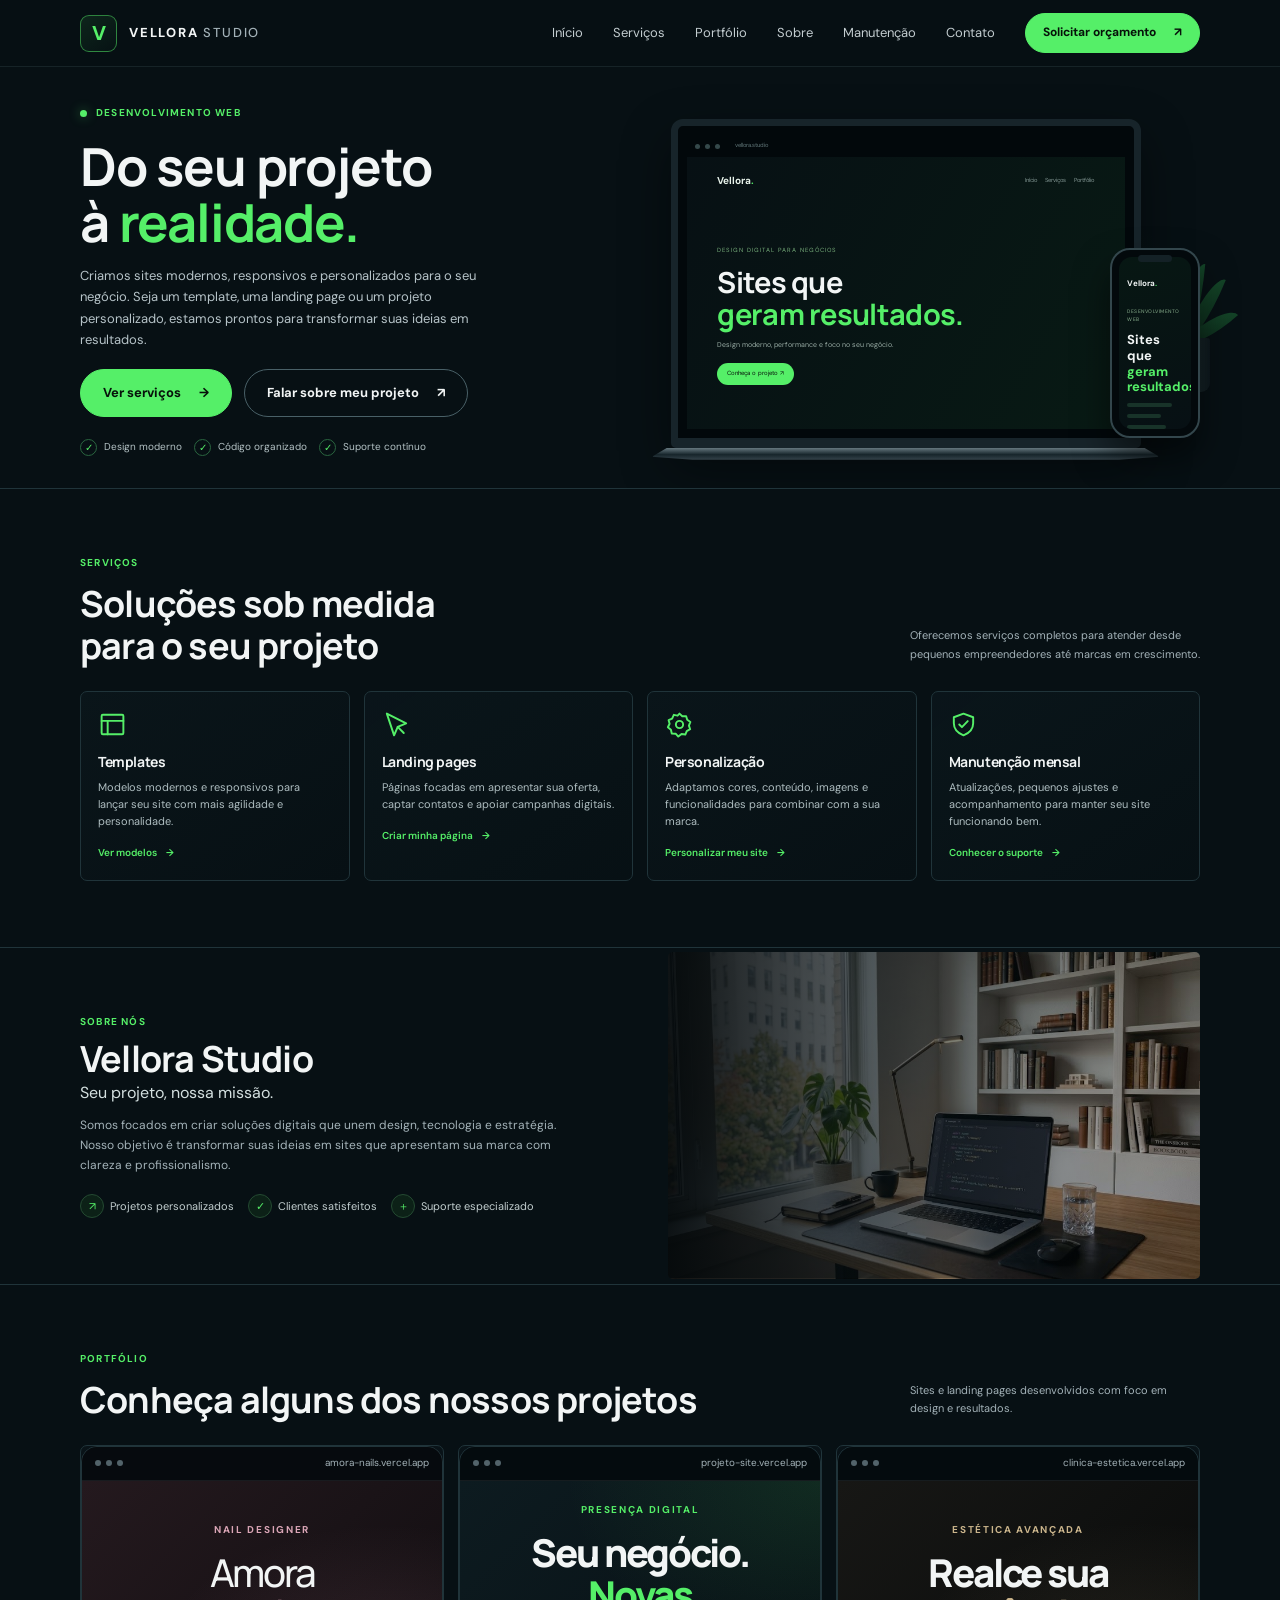
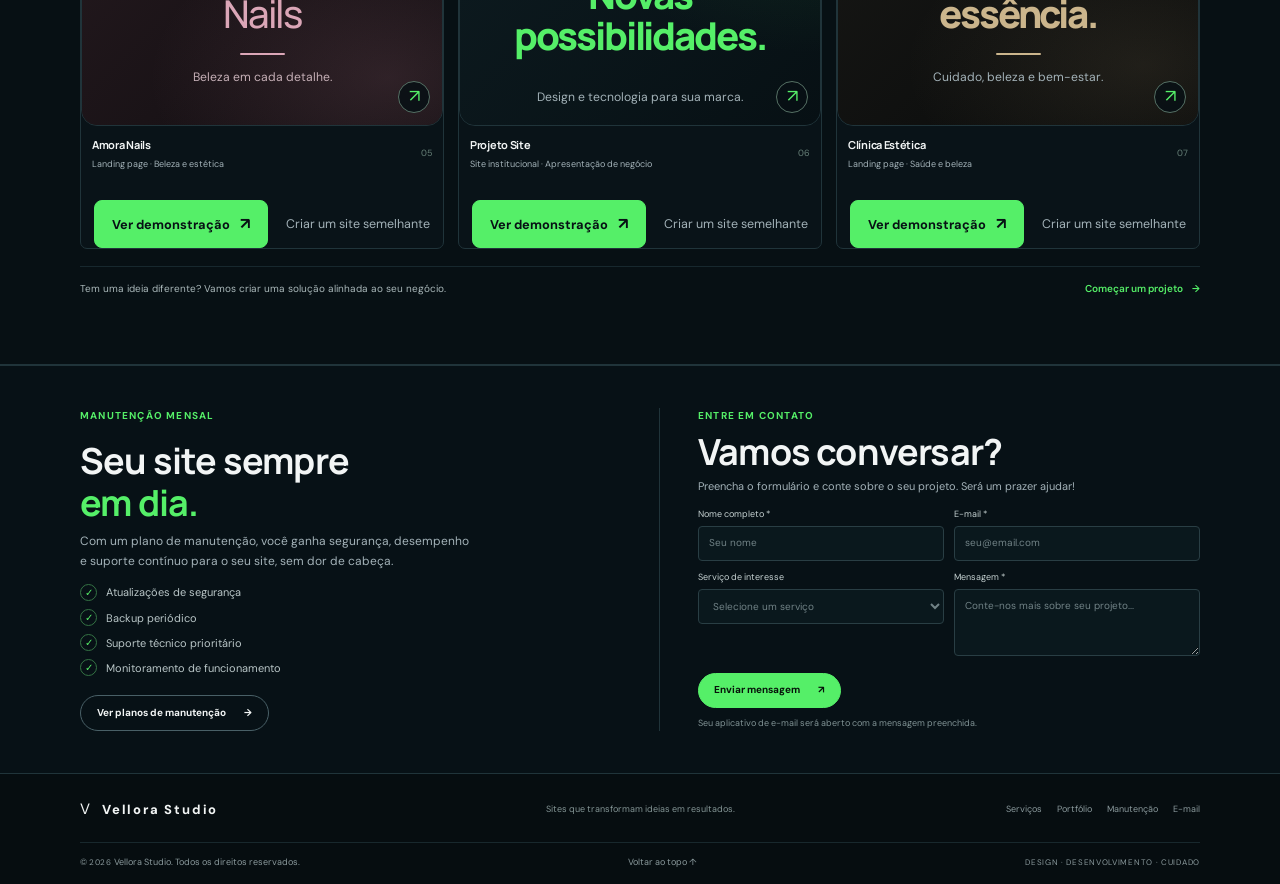
<file: index.html>
<!doctype html>
<html lang="pt-BR">
  <head>
    <meta charset="utf-8" />
    <meta name="viewport" content="width=device-width, initial-scale=1" />
    <meta name="theme-color" content="#071014" />
    <meta
      name="description"
      content="Templates profissionais, landing pages, personalização de sites e manutenção mensal para pequenos negócios. Conheça a Vellora Studio."
    />
    <meta
      property="og:title"
      content="Vellora Studio — Sites que geram resultados"
    />
    <meta
      property="og:description"
      content="Templates, landing pages e suporte contínuo para sua presença digital."
    />
    <meta property="og:type" content="website" />
    <title>Vellora Studio — Sites, templates e manutenção</title>
    <link rel="preconnect" href="https://fonts.googleapis.com" />
    <link rel="preconnect" href="https://fonts.gstatic.com" crossorigin />
    <link
      href="https://fonts.googleapis.com/css2?family=DM+Sans:wght@400;500;600;700&family=Manrope:wght@400;500;600;700;800&display=swap"
      rel="stylesheet"
    />
    <link rel="stylesheet" href="style.css" />
    <script src="script.js" defer></script>
  </head>
  <body>
    <a class="skip-link" href="#conteudo">Pular para o conteúdo</a>
    <header class="site-header" id="topo">
      <div class="container nav-wrap">
        <a
          href="index.html"
          class="brand"
          aria-label="Vellora Studio - Página inicial"
        >
          <span class="brand-symbol">V</span>
          <span class="brand-name">VELLORA<span> STUDIO</span></span>
        </a>
        <button
          class="menu-toggle"
          id="menu-toggle"
          type="button"
          aria-expanded="false"
          aria-controls="site-nav"
          aria-label="Abrir menu">
          <span></span><span></span>
        </button>
        <nav class="site-nav" id="site-nav" aria-label="Navegação principal">
          <a href="#topo">Início</a><a href="#solucoes">Serviços</a
          ><a href="#portfolio">Portfólio</a><a href="#sobre">Sobre</a
          ><a href="#manutencao">Manutenção</a><a href="#contato">Contato</a>
          <a class="button button-small" href="#contato"
            >Solicitar orçamento <span aria-hidden="true">↗</span></a
          >
        </nav>
      </div>
    </header>

    <main id="conteudo">
      <section class="hero section-pad">
        <div class="container hero-grid">
          <div class="hero-copy">
            <p class="eyebrow">
              <span class="eyebrow-dot"></span> DESENVOLVIMENTO WEB
            </p>
            <h1>Do seu projeto<br />à <span>realidade.</span></h1>
            <p class="hero-text">
              Criamos sites modernos, responsivos e personalizados para o seu
              negócio. Seja um template, uma landing page ou um projeto
              personalizado, estamos prontos para transformar suas ideias em
              resultados.
            </p>
            <div class="hero-actions">
              <a class="button" href="precos.html"
                >Ver serviços <span aria-hidden="true">→</span></a
              ><a class="button button-outline" href="#contato"
                >Falar sobre meu projeto
                <span class="whatsapp-mark" aria-hidden="true">↗</span></a
              >
            </div>
            <div class="hero-points">
              <span><i aria-hidden="true">✓</i> Design moderno</span
              ><span><i aria-hidden="true">✓</i> Código organizado</span
              ><span><i aria-hidden="true">✓</i> Suporte contínuo</span>
            </div>
          </div>
          <div
            class="hero-visual"
            aria-label="Prévia ilustrativa de um site em computador e celular"
          >
            <div class="ambient-glow"></div>
            <div class="plant" aria-hidden="true">
              <i></i><i></i><i></i><i></i><i></i><b></b>
            </div>
            <div class="laptop">
              <div class="laptop-screen">
                <div class="preview-browser">
                  <span></span><span></span><span></span
                  ><small>vellora.studio</small>
                </div>
                <div class="preview-page">
                  <div class="preview-nav">
                    <b>Vellora<span>.</span></b
                    ><small>Início　 Serviços　 Portfólio</small>
                  </div>
                  <div class="preview-copy">
                    <small>DESIGN DIGITAL PARA NEGÓCIOS</small
                    ><strong>Sites que<br /><em>geram resultados.</em></strong>
                    <p>Design moderno, performance e foco no seu negócio.</p>
                    <span class="preview-cta">Conheça o projeto ↗</span>
                  </div>
                  <div class="preview-blocks"><i></i><i></i><i></i></div>
                </div>
              </div>
              <div class="laptop-base"></div>
            </div>
            <div class="phone">
              <div class="phone-camera"></div>
              <div class="phone-content">
                <b>Vellora<span>.</span></b
                ><small>DESENVOLVIMENTO WEB</small
                ><strong>Sites que<br /><em>geram resultados.</em></strong
                ><i></i><i></i><i></i>
                <div class="phone-button"></div>
              </div>
            </div>
          </div>
        </div>
      </section>

      <section class="solutions section-pad" id="solucoes">
        <div class="container">
          <div class="section-heading">
            <div>
              <p class="eyebrow">SERVIÇOS</p>
              <h2>Soluções sob medida<br />para o seu projeto</h2>
            </div>
            <p class="heading-aside">
              Oferecemos serviços completos para atender desde pequenos
              empreendedores até marcas em crescimento.
            </p>
          </div>
          <div class="solution-grid">
            <article class="solution-card">
              <div class="solution-icon" aria-hidden="true">
                <svg viewBox="0 0 24 24">
                  <rect x="3" y="4" width="18" height="16" rx="1" />
                  <path d="M3 9h18M8 9v11" />
                </svg>
              </div>
              <h3>Templates</h3>
              <p>
                Modelos modernos e responsivos para lançar seu site com mais
                agilidade e personalidade.
              </p>
              <a href="#portfolio" class="inline-link"
                >Ver modelos <span>→</span></a
              >
            </article>
            <article class="solution-card">
              <div class="solution-icon" aria-hidden="true">
                <svg viewBox="0 0 24 24">
                  <path d="M4 3l6 18 3-7 7-3L4 3z" />
                  <path d="M13 14l5 5" />
                </svg>
              </div>
              <h3>Landing pages</h3>
              <p>
                Páginas focadas em apresentar sua oferta, captar contatos e
                apoiar campanhas digitais.
              </p>
              <a href="#contato" class="inline-link"
                >Criar minha página <span>→</span></a
              >
            </article>
            <article class="solution-card">
              <div class="solution-icon" aria-hidden="true">
                <svg viewBox="0 0 24 24">
                  <path
                    d="M12 3l2.3 2.2 3.2-.1.9 3 2.6 1.8-1.2 3 1 3-2.8 1.5-1.2 2.9-3.1-.5L11 22l-2.2-2.4-3.2-.2-.7-3.1-2.5-2 1.4-2.9-.8-3 2.9-1.3L7.3 4l3.1.7z"
                  />
                  <circle cx="12" cy="12" r="3" />
                </svg>
              </div>
              <h3>Personalização</h3>
              <p>
                Adaptamos cores, conteúdo, imagens e funcionalidades para
                combinar com a sua marca.
              </p>
              <a href="#contato" class="inline-link"
                >Personalizar meu site <span>→</span></a
              >
            </article>
            <article class="solution-card">
              <div class="solution-icon" aria-hidden="true">
                <svg viewBox="0 0 24 24">
                  <path
                    d="M12 3l8 3v5c0 5-3.4 8.2-8 10-4.6-1.8-8-5-8-10V6l8-3z"
                  />
                  <path d="M8.5 12l2.2 2.2 4.8-5" />
                </svg>
              </div>
              <h3>Manutenção mensal</h3>
              <p>
                Atualizações, pequenos ajustes e acompanhamento para manter seu
                site funcionando bem.
              </p>
              <a href="#manutencao" class="inline-link"
                >Conhecer o suporte <span>→</span></a
              >
            </article>
          </div>
        </div>
      </section>

      <section class="about section-pad" id="sobre">
        <div class="container about-grid">
          <div class="about-copy">
            <p class="eyebrow">SOBRE NÓS</p>
            <h2>Vellora Studio</h2>
            <p class="about-lead">Seu projeto, nossa missão.</p>
            <p>
              Somos focados em criar soluções digitais que unem design,
              tecnologia e estratégia. Nosso objetivo é transformar suas ideias
              em sites que apresentam sua marca com clareza e profissionalismo.
            </p>
            <div class="about-highlights">
              <span><i aria-hidden="true">↗</i> Projetos personalizados</span>
              <span><i aria-hidden="true">✓</i> Clientes satisfeitos</span>
              <span><i aria-hidden="true">＋</i> Suporte especializado</span>
            </div>
          </div>
          <div
            class="about-visual"
            aria-label="Ambiente de trabalho com notebook, planta e caneca"
          ></div>
        </div>
      </section>

      <section class="portfolio section-pad" id="portfolio">
        <div class="container">
          <div class="section-heading">
            <div>
              <p class="eyebrow">PORTFÓLIO</p>
              <h2>Conheça alguns dos nossos projetos</h2>
            </div>
            <p class="heading-aside">
              Sites e landing pages desenvolvidos com foco em design e
              resultados.
            </p>
          </div>
          <div class="project-grid">
            <!-- Projeto 05 — Amora Nails -->
            <article class="project-card project-card-demo">
              <a
                href="https://amora-nails-project.vercel.app/"
                class="project-image demo-preview demo-amora"
                target="_blank"
                rel="noopener noreferrer"
                aria-label="Abrir demonstração do site Amora Nails"
              >
                <div class="demo-browser">
                  <span></span><span></span><span></span>
                  <small>amora-nails.vercel.app</small>
                </div>
                <div class="demo-content">
                  <span class="demo-label">NAIL DESIGNER</span>
                  <strong>Amora<br /><em>Nails</em></strong>
                  <span class="demo-line"></span>
                  <span class="demo-caption">Beleza em cada detalhe.</span>
                </div>
                <span class="project-open" aria-hidden="true">↗</span>
              </a>

              <div class="project-meta">
                <div>
                  <h3>Amora Nails</h3>
                  <p>Landing page · Beleza e estética</p>
                </div>
                <span class="project-type">05</span>
              </div>

              <div class="project-actions">
                <a
                  class="demo-button"
                  href="https://amora-nails-project.vercel.app/"
                  target="_blank"
                  rel="noopener noreferrer"
                  >Ver demonstração <span>↗</span></a
                >
                <a
                  class="demo-contact"
                  href="#contato"
                  onclick="
                    document.getElementById('service').value =
                      'Criar uma landing page'
                  "
                >
                  Criar um site semelhante
                </a>
              </div>
            </article>

            <!-- Projeto 06 — Projeto Site -->
            <article class="project-card project-card-demo">
              <a
                href="https://projeto-site-theta-fawn.vercel.app/"
                class="project-image demo-preview demo-institucional"
                target="_blank"
                rel="noopener noreferrer"
                aria-label="Abrir demonstração do projeto institucional"
              >
                <div class="demo-browser">
                  <span></span><span></span><span></span>
                  <small>projeto-site.vercel.app</small>
                </div>
                <div class="demo-content">
                  <span class="demo-label">PRESENÇA DIGITAL</span>
                  <strong
                    >Seu negócio.<br /><em>Novas possibilidades.</em></strong
                  >
                  <span class="demo-line"></span>
                  <span class="demo-caption"
                    >Design e tecnologia para sua marca.</span
                  >
                </div>
                <span class="project-open" aria-hidden="true">↗</span>
              </a>

              <div class="project-meta">
                <div>
                  <h3>Projeto Site</h3>
                  <p>Site institucional · Apresentação de negócio</p>
                </div>
                <span class="project-type">06</span>
              </div>

              <div class="project-actions">
                <a
                  class="demo-button"
                  href="https://projeto-site-theta-fawn.vercel.app/"
                  target="_blank"
                  rel="noopener noreferrer"
                  >Ver demonstração <span>↗</span></a
                >
                <a
                  class="demo-contact"
                  href="#contato"
                  onclick="
                    document.getElementById('service').value =
                      'Personalizar um site existente'
                  "
                >
                  Criar um site semelhante
                </a>
              </div>
            </article>

            <!-- Projeto 07 — Clínica Estética -->
            <article class="project-card project-card-demo">
              <a
                href="https://clinica-estetica-black.vercel.app/"
                class="project-image demo-preview demo-clinica"
                target="_blank"
                rel="noopener noreferrer"
                aria-label="Abrir demonstração do site Clínica Estética"
              >
                <div class="demo-browser">
                  <span></span><span></span><span></span>
                  <small>clinica-estetica.vercel.app</small>
                </div>
                <div class="demo-content">
                  <span class="demo-label">ESTÉTICA AVANÇADA</span>
                  <strong>Realce sua<br /><em>essência.</em></strong>
                  <span class="demo-line"></span>
                  <span class="demo-caption">Cuidado, beleza e bem-estar.</span>
                </div>
                <span class="project-open" aria-hidden="true">↗</span>
              </a>

              <div class="project-meta">
                <div>
                  <h3>Clínica Estética</h3>
                  <p>Landing page · Saúde e beleza</p>
                </div>
                <span class="project-type">07</span>
              </div>

              <div class="project-actions">
                <a
                  class="demo-button"
                  href="https://clinica-estetica-black.vercel.app/"
                  target="_blank"
                  rel="noopener noreferrer"
                  >Ver demonstração <span>↗</span></a
                >
                <a
                  class="demo-contact"
                  href="#contato"
                  onclick="
                    document.getElementById('service').value =
                      'Criar uma landing page'
                  "
                >
                  Criar um site semelhante
                </a>
              </div>
            </article>
          </div>
          <div class="portfolio-bottom">
            <p>
              Tem uma ideia diferente? Vamos criar uma solução alinhada ao seu
              negócio.
            </p>
            <a class="text-link" href="#contato"
              >Começar um projeto <span>→</span></a
            >
          </div>
        </div>
      </section>

      <section class="bottom-section section-pad" id="manutencao">
        <div class="container bottom-grid">
          <div class="maintenance-copy">
            <p class="eyebrow">MANUTENÇÃO MENSAL</p>
            <h2>Seu site sempre<br /><span>em dia.</span></h2>
            <p>
              Com um plano de manutenção, você ganha segurança, desempenho e
              suporte contínuo para o seu site, sem dor de cabeça.
            </p>
            <ul class="maintenance-checks">
              <li><span>✓</span> Atualizações de segurança</li>
              <li><span>✓</span> Backup periódico</li>
              <li><span>✓</span> Suporte técnico prioritário</li>
              <li><span>✓</span> Monitoramento de funcionamento</li>
            </ul>
            <a class="button button-outline" href="#contato"
              >Ver planos de manutenção <span>→</span></a
            >
          </div>
          <div class="contact-panel" id="contato">
            <p class="eyebrow">ENTRE EM CONTATO</p>
            <h2>Vamos conversar?</h2>
            <p class="contact-intro">
              Preencha o formulário e conte sobre o seu projeto. Será um prazer
              ajudar!
            </p>
            <form class="contact-form" id="contact-form">
              <div class="form-row">
                <div>
                  <label for="name">Nome completo *</label
                  ><input
                    id="name"
                    name="name"
                    type="text"
                    autocomplete="name"
                    placeholder="Seu nome"
                    required
                  />
                </div>
                <div>
                  <label for="email">E-mail *</label
                  ><input
                    id="email"
                    name="email"
                    type="email"
                    autocomplete="email"
                    placeholder="seu@email.com"
                    required
                  />
                </div>
              </div>
              <div class="form-row">
                <div>
                  <label for="service">Serviço de interesse</label
                  ><select id="service" name="service" required>
                    <option value="" disabled selected>
                      Selecione um serviço
                    </option>
                    <option>Comprar um template</option>
                    <option>Criar uma landing page</option>
                    <option>Personalizar um site existente</option>
                    <option>Contratar manutenção mensal</option>
                    <option>Outro projeto</option>
                  </select>
                </div>
                <div>
                  <label for="message">Mensagem *</label
                  ><textarea
                    id="message"
                    name="message"
                    rows="3"
                    placeholder="Conte-nos mais sobre seu projeto..."
                    required
                  ></textarea>
                </div>
              </div>
              <button class="button form-submit" type="submit">
                Enviar mensagem <span>↗</span>
              </button>
              <p class="form-note" id="form-note" role="status">
                Seu aplicativo de e-mail será aberto com a mensagem preenchida.
              </p>
            </form>
          </div>
        </div>
      </section>
    </main>

    <footer class="site-footer">
      <div class="container footer-main">
        <a
          class="brand"
          href="#topo"
          aria-label="Vellora Studio, voltar ao início"
          ><span class="brand-mark" aria-hidden="true">V</span
          ><span class="brand-name">Vellora <b>Studio</b></span></a
        >
        <p>Sites que transformam ideias em resultados.</p>
        <div class="footer-links">
          <a href="#solucoes">Serviços</a><a href="#portfolio">Portfólio</a
          ><a href="#manutencao">Manutenção</a
          ><a href="mailto:victormendes.work@gmail.com">E-mail</a>
        </div>
      </div>
      <div class="container footer-bottom">
        <span
          >© <span id="year"></span> Vellora Studio. Todos os direitos
          reservados.</span
        ><a href="#topo">Voltar ao topo ↑</a
        ><span>DESIGN · DESENVOLVIMENTO · CUIDADO</span>
      </div>
    </footer>
  </body>
</html>
</file>
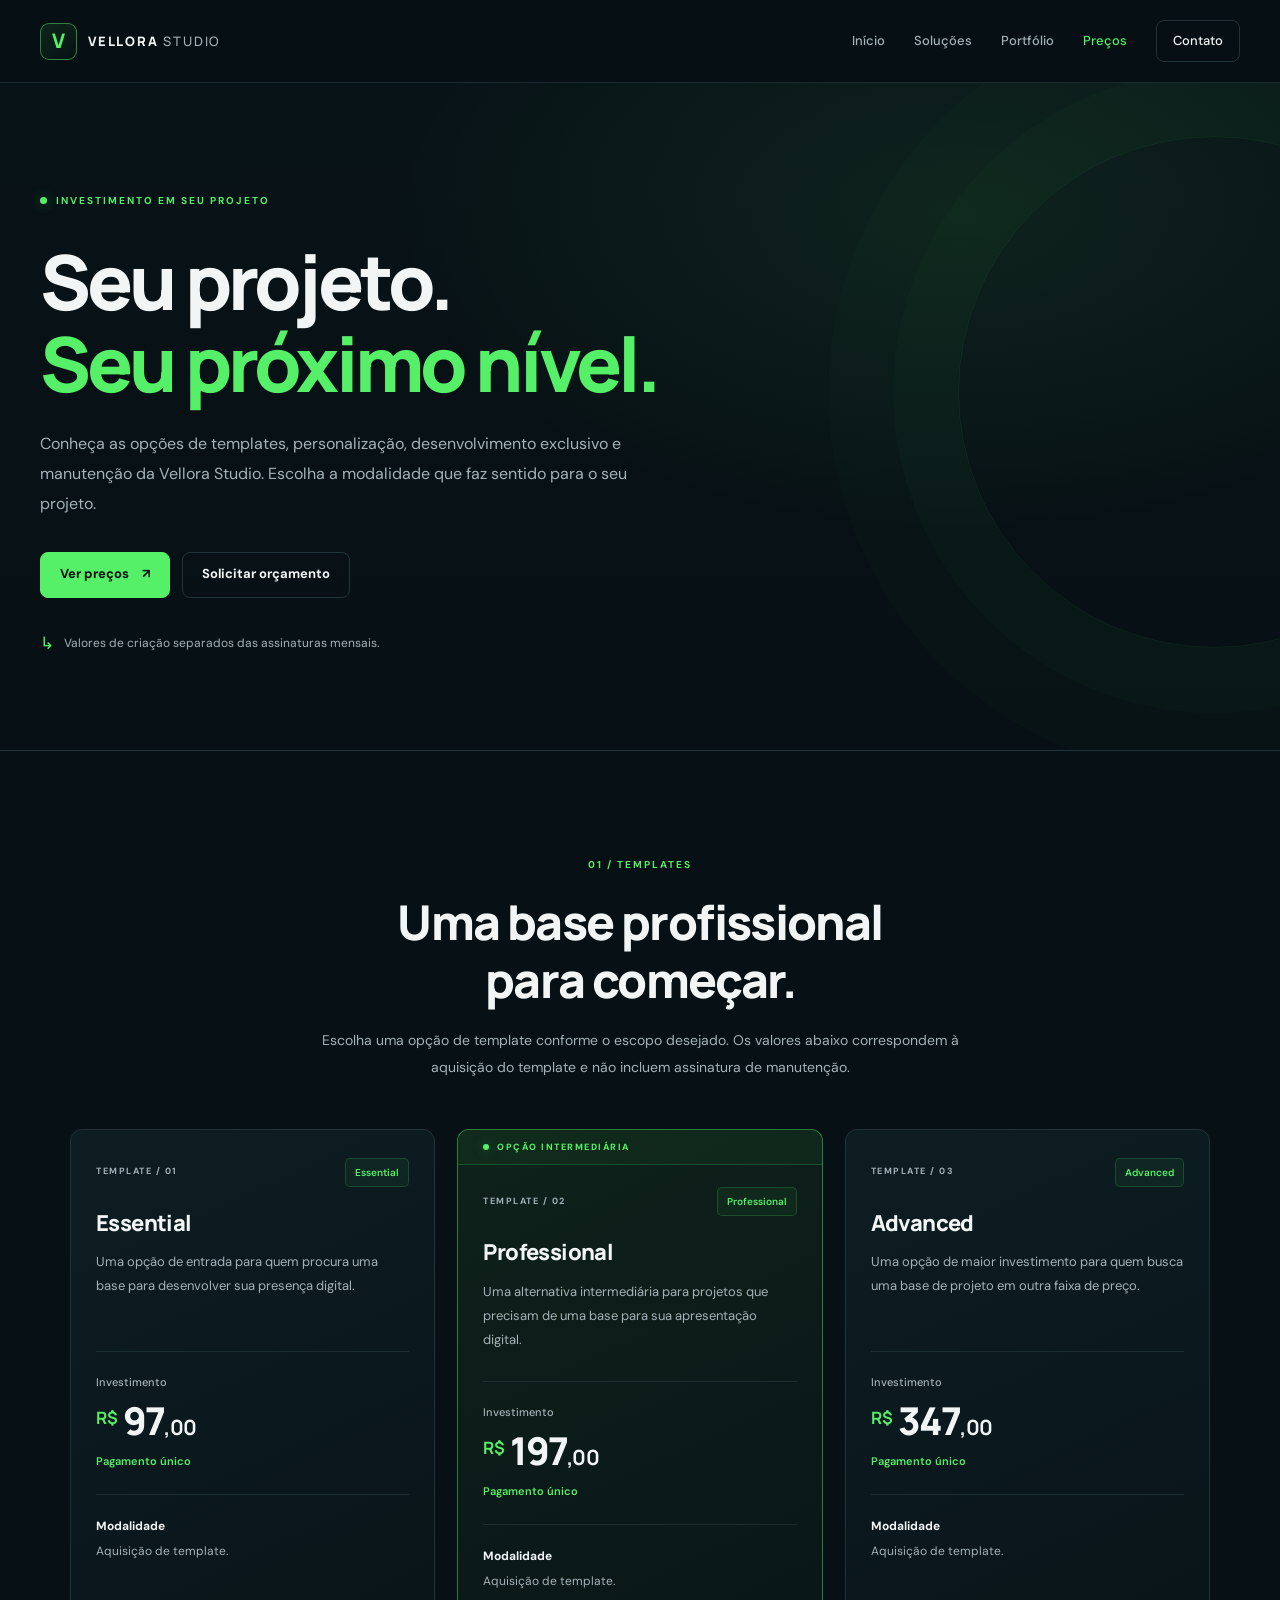
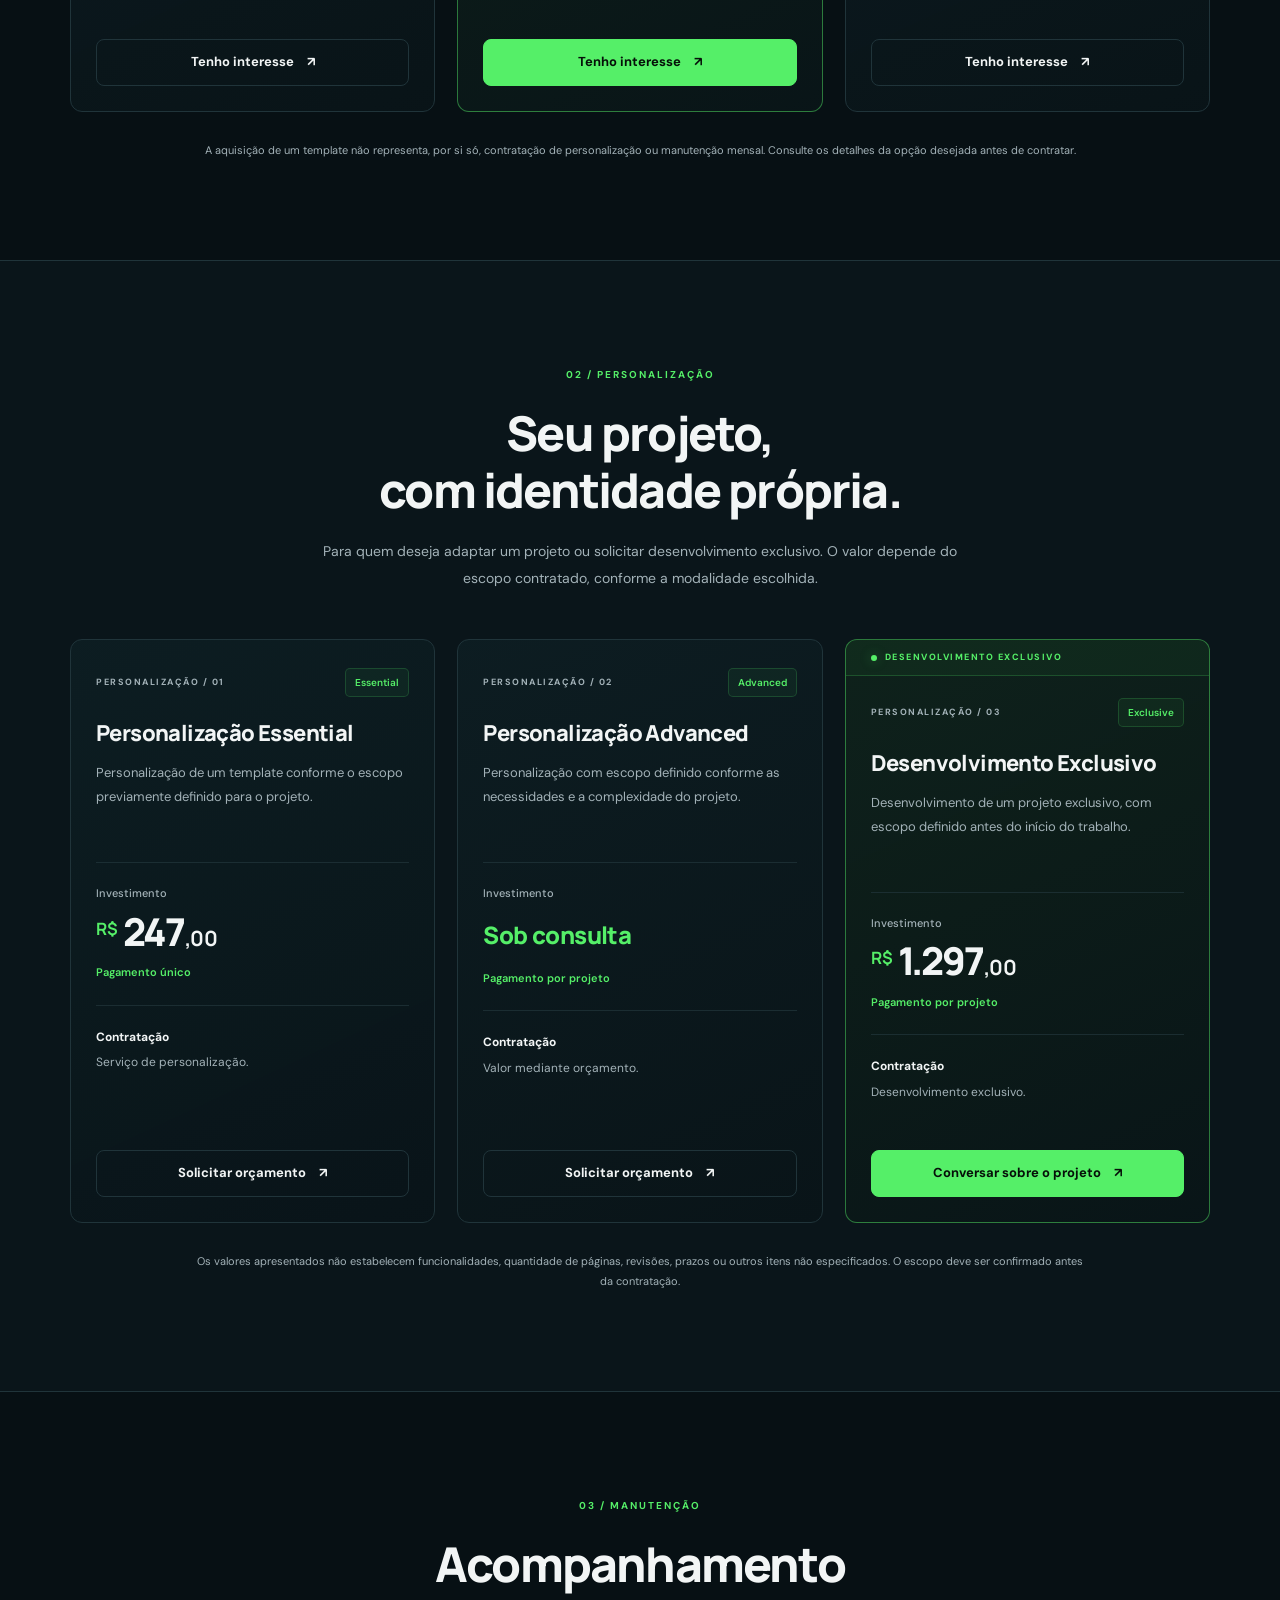
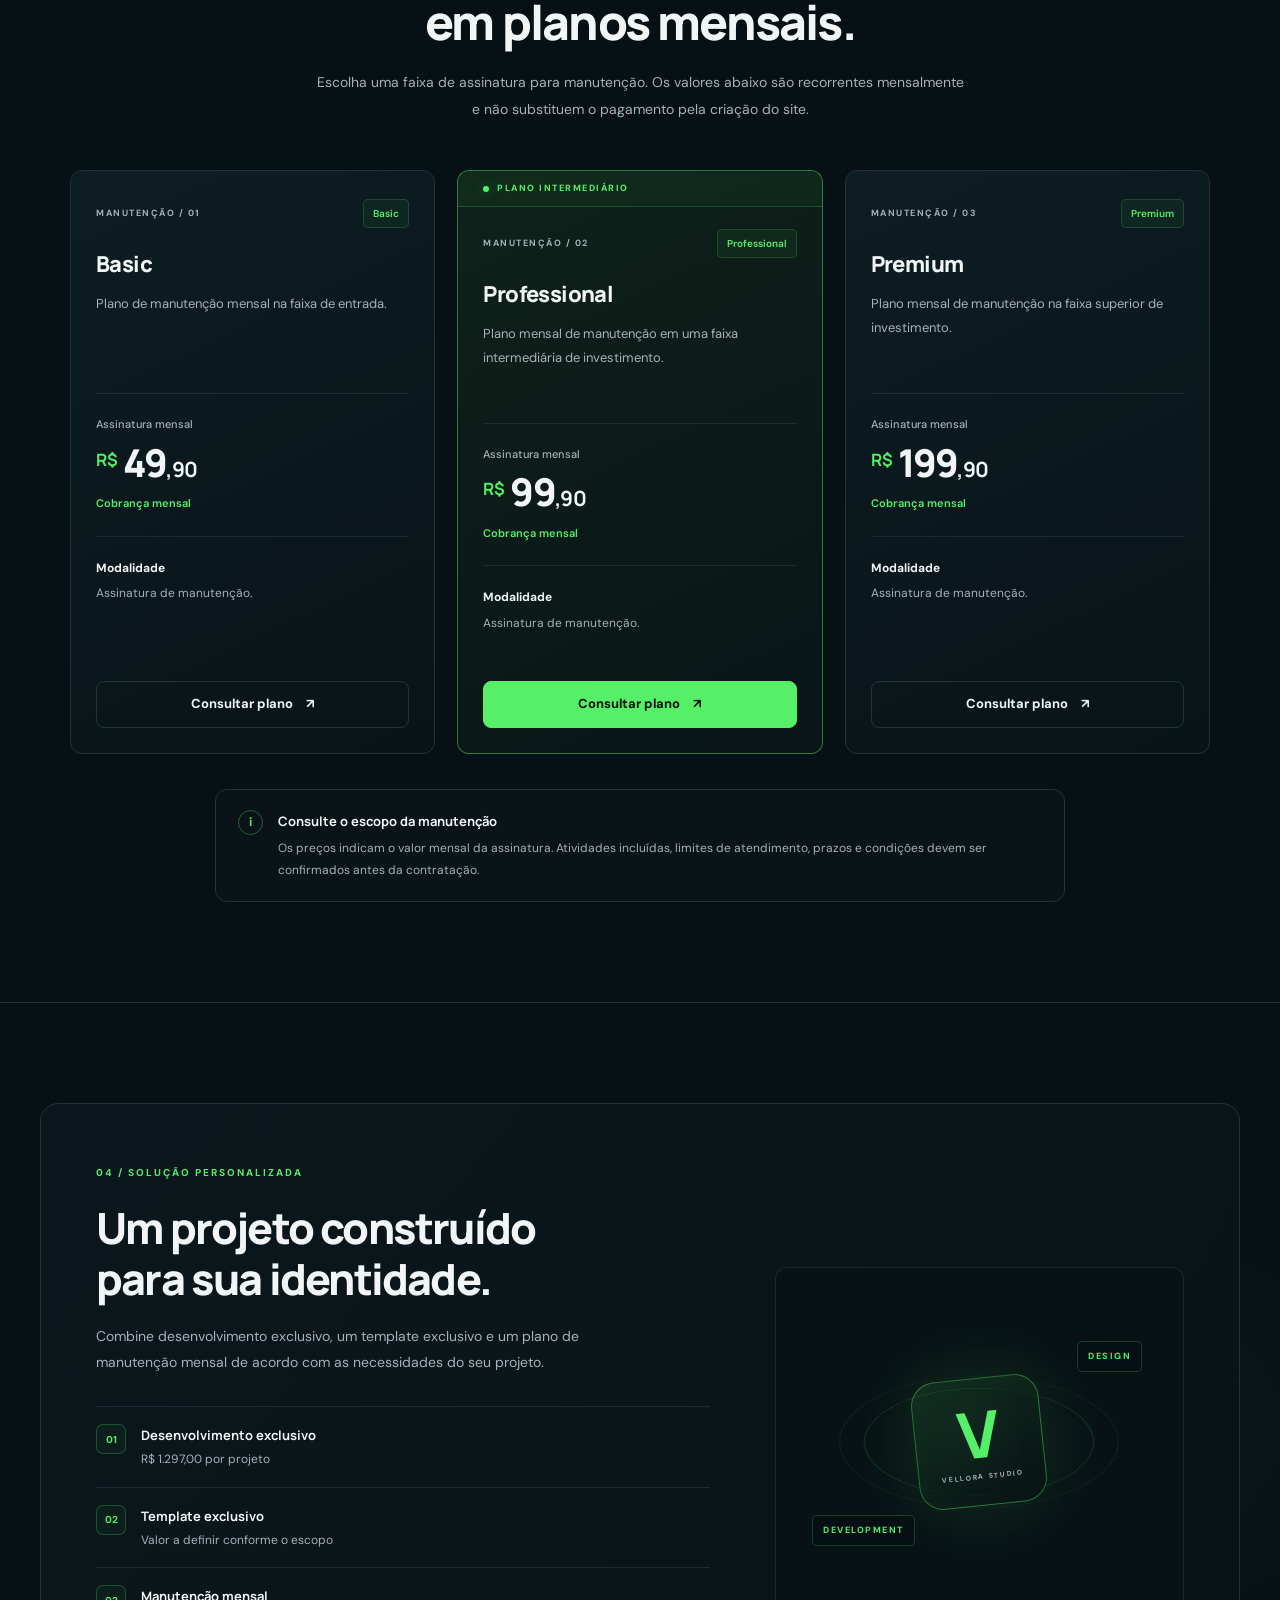
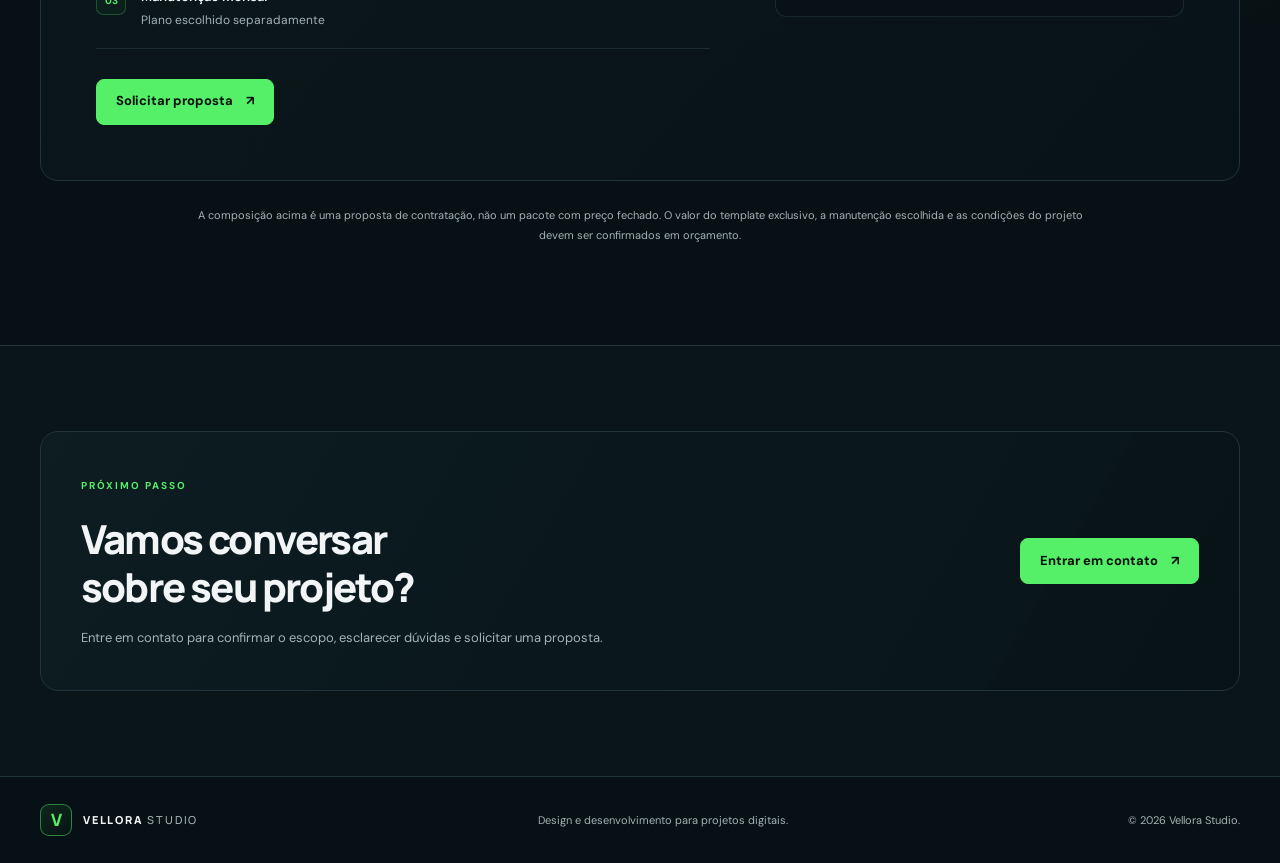
<file: precos.html>
<!DOCTYPE html>
<html lang="pt-BR">
<head>
    <meta charset="UTF-8">
    <meta name="viewport" content="width=device-width, initial-scale=1.0">

    <meta
        name="description"
        content="Conheça os valores dos templates, da personalização de sites, do desenvolvimento exclusivo e dos planos de manutenção da Vellora Studio."
    >

    <meta name="theme-color" content="#071014">

    <title>Preços e Planos | Vellora Studio</title>

    <link rel="preconnect" href="https://fonts.googleapis.com">
    <link rel="preconnect" href="https://fonts.gstatic.com" crossorigin>

    <link
        href="https://fonts.googleapis.com/css2?family=DM+Sans:wght@400;500;600;700&family=Manrope:wght@400;500;600;700;800&display=swap"
        rel="stylesheet"
    >

    <link rel="stylesheet" href="precos.css">
</head>

<body>

    <!-- CABEÇALHO -->
    <header class="site-header">
        <div class="container header-content">

            <a href="index.html" class="brand" aria-label="Vellora Studio - Página inicial">
                <span class="brand-symbol">V</span>
                <span class="brand-name">VELLORA<span> STUDIO</span></span>
            </a>

            <nav class="main-nav" aria-label="Navegação principal">
                <a href="index.html">Início</a>
                <a href="index.html#solutions">Soluções</a>
                <a href="index.html#portfolio">Portfólio</a>
                <a href="#templates" class="active">Preços</a>
                <a href="index.html#contact" class="nav-contact">Contato</a>
            </nav>

        </div>
    </header>

    <main>

        <!-- INTRODUÇÃO -->
        <section class="hero">
            <div class="container hero-content">

                <span class="eyebrow">
                    <span class="status-dot"></span>
                    INVESTIMENTO EM SEU PROJETO
                </span>

                <h1>
                    Seu projeto.<br>
                    <span>Seu próximo nível.</span>
                </h1>

                <p class="hero-description">
                    Conheça as opções de templates, personalização,
                    desenvolvimento exclusivo e manutenção da Vellora Studio.
                    Escolha a modalidade que faz sentido para o seu projeto.
                </p>

                <div class="hero-actions">
                    <a href="#templates" class="button button-primary">
                        Ver preços
                        <span aria-hidden="true">↗</span>
                    </a>

                    <a href="index.html#contact" class="button button-secondary">
                        Solicitar orçamento
                    </a>
                </div>

                <div class="hero-note">
                    <span class="note-icon">↳</span>
                    Valores de criação separados das assinaturas mensais.
                </div>

            </div>
        </section>

        <!-- TEMPLATES -->
        <section class="pricing-section" id="templates">
            <div class="container">

                <div class="section-heading">
                    <span class="section-kicker">01 / TEMPLATES</span>

                    <h2>
                        Uma base profissional<br>
                        para começar.
                    </h2>

                    <p>
                        Escolha uma opção de template conforme o escopo
                        desejado. Os valores abaixo correspondem à aquisição
                        do template e não incluem assinatura de manutenção.
                    </p>
                </div>

                <div class="pricing-grid">

                    <!-- TEMPLATE ESSENTIAL -->
                    <article class="price-card">

                        <div class="card-top">
                            <span class="plan-index">TEMPLATE / 01</span>
                            <span class="plan-tag">Essential</span>
                        </div>

                        <h3>Essential</h3>

                        <p class="card-description">
                            Uma opção de entrada para quem procura uma base
                            para desenvolver sua presença digital.
                        </p>

                        <div class="price-block">
                            <span class="price-label">Investimento</span>

                            <div class="price">
                                <span class="currency">R$</span>
                                <strong>97</strong>
                                <span class="cents">,00</span>
                            </div>

                            <span class="billing-type">Pagamento único</span>
                        </div>

                        <div class="card-divider"></div>

                        <p class="scope-label">Modalidade</p>

                        <p class="scope-description">
                            Aquisição de template.
                        </p>

                        <a
                            href="index.html#contact"
                            class="button button-card"
                            aria-label="Consultar template Essential"
                        >
                            Tenho interesse
                            <span aria-hidden="true">↗</span>
                        </a>

                    </article>

                    <!-- TEMPLATE PROFESSIONAL -->
                    <article class="price-card featured-card">

                        <div class="featured-label">
                            <span class="status-dot"></span>
                            OPÇÃO INTERMEDIÁRIA
                        </div>

                        <div class="card-top">
                            <span class="plan-index">TEMPLATE / 02</span>
                            <span class="plan-tag">Professional</span>
                        </div>

                        <h3>Professional</h3>

                        <p class="card-description">
                            Uma alternativa intermediária para projetos que
                            precisam de uma base para sua apresentação digital.
                        </p>

                        <div class="price-block">
                            <span class="price-label">Investimento</span>

                            <div class="price">
                                <span class="currency">R$</span>
                                <strong>197</strong>
                                <span class="cents">,00</span>
                            </div>

                            <span class="billing-type">Pagamento único</span>
                        </div>

                        <div class="card-divider"></div>

                        <p class="scope-label">Modalidade</p>

                        <p class="scope-description">
                            Aquisição de template.
                        </p>

                        <a
                            href="index.html#contact"
                            class="button button-primary button-card"
                            aria-label="Consultar template Professional"
                        >
                            Tenho interesse
                            <span aria-hidden="true">↗</span>
                        </a>

                    </article>

                    <!-- TEMPLATE ADVANCED -->
                    <article class="price-card">

                        <div class="card-top">
                            <span class="plan-index">TEMPLATE / 03</span>
                            <span class="plan-tag">Advanced</span>
                        </div>

                        <h3>Advanced</h3>

                        <p class="card-description">
                            Uma opção de maior investimento para quem busca
                            uma base de projeto em outra faixa de preço.
                        </p>

                        <div class="price-block">
                            <span class="price-label">Investimento</span>

                            <div class="price">
                                <span class="currency">R$</span>
                                <strong>347</strong>
                                <span class="cents">,00</span>
                            </div>

                            <span class="billing-type">Pagamento único</span>
                        </div>

                        <div class="card-divider"></div>

                        <p class="scope-label">Modalidade</p>

                        <p class="scope-description">
                            Aquisição de template.
                        </p>

                        <a
                            href="index.html#contact"
                            class="button button-card"
                            aria-label="Consultar template Advanced"
                        >
                            Tenho interesse
                            <span aria-hidden="true">↗</span>
                        </a>

                    </article>

                </div>

                <p class="section-footnote">
                    A aquisição de um template não representa, por si só,
                    contratação de personalização ou manutenção mensal.
                    Consulte os detalhes da opção desejada antes de contratar.
                </p>

            </div>
        </section>

        <!-- PERSONALIZAÇÃO -->
        <section class="pricing-section section-alt" id="personalizacao">
            <div class="container">

                <div class="section-heading">
                    <span class="section-kicker">02 / PERSONALIZAÇÃO</span>

                    <h2>
                        Seu projeto,<br>
                        com identidade própria.
                    </h2>

                    <p>
                        Para quem deseja adaptar um projeto ou solicitar
                        desenvolvimento exclusivo. O valor depende do escopo
                        contratado, conforme a modalidade escolhida.
                    </p>
                </div>

                <div class="pricing-grid">

                    <!-- PERSONALIZAÇÃO ESSENTIAL -->
                    <article class="price-card">

                        <div class="card-top">
                            <span class="plan-index">PERSONALIZAÇÃO / 01</span>
                            <span class="plan-tag">Essential</span>
                        </div>

                        <h3>Personalização Essential</h3>

                        <p class="card-description">
                            Personalização de um template conforme o escopo
                            previamente definido para o projeto.
                        </p>

                        <div class="price-block">
                            <span class="price-label">Investimento</span>

                            <div class="price">
                                <span class="currency">R$</span>
                                <strong>247</strong>
                                <span class="cents">,00</span>
                            </div>

                            <span class="billing-type">Pagamento único</span>
                        </div>

                        <div class="card-divider"></div>

                        <p class="scope-label">Contratação</p>

                        <p class="scope-description">
                            Serviço de personalização.
                        </p>

                        <a
                            href="index.html#contact"
                            class="button button-card"
                            aria-label="Solicitar personalização Essential"
                        >
                            Solicitar orçamento
                            <span aria-hidden="true">↗</span>
                        </a>

                    </article>

                    <!-- PERSONALIZAÇÃO ADVANCED -->
                    <article class="price-card">

                        <div class="card-top">
                            <span class="plan-index">PERSONALIZAÇÃO / 02</span>
                            <span class="plan-tag">Advanced</span>
                        </div>

                        <h3>Personalização Advanced</h3>

                        <p class="card-description">
                            Personalização com escopo definido conforme as
                            necessidades e a complexidade do projeto.
                        </p>

                        <div class="price-block">
                            <span class="price-label">Investimento</span>

                            <div class="price price-quote">
                                <strong>Sob consulta</strong>
                            </div>

                            <span class="billing-type">Pagamento por projeto</span>
                        </div>

                        <div class="card-divider"></div>

                        <p class="scope-label">Contratação</p>

                        <p class="scope-description">
                            Valor mediante orçamento.
                        </p>

                        <a
                            href="index.html#contact"
                            class="button button-card"
                            aria-label="Solicitar orçamento para personalização Advanced"
                        >
                            Solicitar orçamento
                            <span aria-hidden="true">↗</span>
                        </a>

                    </article>

                    <!-- DESENVOLVIMENTO EXCLUSIVO -->
                    <article class="price-card featured-card">

                        <div class="featured-label">
                            <span class="status-dot"></span>
                            DESENVOLVIMENTO EXCLUSIVO
                        </div>

                        <div class="card-top">
                            <span class="plan-index">PERSONALIZAÇÃO / 03</span>
                            <span class="plan-tag">Exclusive</span>
                        </div>

                        <h3>Desenvolvimento Exclusivo</h3>

                        <p class="card-description">
                            Desenvolvimento de um projeto exclusivo,
                            com escopo definido antes do início do trabalho.
                        </p>

                        <div class="price-block">
                            <span class="price-label">Investimento</span>

                            <div class="price">
                                <span class="currency">R$</span>
                                <strong>1.297</strong>
                                <span class="cents">,00</span>
                            </div>

                            <span class="billing-type">Pagamento por projeto</span>
                        </div>

                        <div class="card-divider"></div>

                        <p class="scope-label">Contratação</p>

                        <p class="scope-description">
                            Desenvolvimento exclusivo.
                        </p>

                        <a
                            href="index.html#contact"
                            class="button button-primary button-card"
                            aria-label="Solicitar desenvolvimento exclusivo"
                        >
                            Conversar sobre o projeto
                            <span aria-hidden="true">↗</span>
                        </a>

                    </article>

                </div>

                <p class="section-footnote">
                    Os valores apresentados não estabelecem funcionalidades,
                    quantidade de páginas, revisões, prazos ou outros itens
                    não especificados. O escopo deve ser confirmado antes
                    da contratação.
                </p>

            </div>
        </section>

        <!-- MANUTENÇÃO -->
        <section class="pricing-section" id="manutencao">
            <div class="container">

                <div class="section-heading">
                    <span class="section-kicker">03 / MANUTENÇÃO</span>

                    <h2>
                        Acompanhamento<br>
                        em planos mensais.
                    </h2>

                    <p>
                        Escolha uma faixa de assinatura para manutenção.
                        Os valores abaixo são recorrentes mensalmente e não
                        substituem o pagamento pela criação do site.
                    </p>
                </div>

                <div class="pricing-grid">

                    <!-- BASIC -->
                    <article class="price-card">

                        <div class="card-top">
                            <span class="plan-index">MANUTENÇÃO / 01</span>
                            <span class="plan-tag">Basic</span>
                        </div>

                        <h3>Basic</h3>

                        <p class="card-description">
                            Plano de manutenção mensal na faixa de entrada.
                        </p>

                        <div class="price-block">
                            <span class="price-label">Assinatura mensal</span>

                            <div class="price">
                                <span class="currency">R$</span>
                                <strong>49</strong>
                                <span class="cents">,90</span>
                            </div>

                            <span class="billing-type">Cobrança mensal</span>
                        </div>

                        <div class="card-divider"></div>

                        <p class="scope-label">Modalidade</p>

                        <p class="scope-description">
                            Assinatura de manutenção.
                        </p>

                        <a
                            href="index.html#contact"
                            class="button button-card"
                            aria-label="Consultar manutenção Basic"
                        >
                            Consultar plano
                            <span aria-hidden="true">↗</span>
                        </a>

                    </article>

                    <!-- PROFESSIONAL -->
                    <article class="price-card featured-card">

                        <div class="featured-label">
                            <span class="status-dot"></span>
                            PLANO INTERMEDIÁRIO
                        </div>

                        <div class="card-top">
                            <span class="plan-index">MANUTENÇÃO / 02</span>
                            <span class="plan-tag">Professional</span>
                        </div>

                        <h3>Professional</h3>

                        <p class="card-description">
                            Plano mensal de manutenção em uma faixa
                            intermediária de investimento.
                        </p>

                        <div class="price-block">
                            <span class="price-label">Assinatura mensal</span>

                            <div class="price">
                                <span class="currency">R$</span>
                                <strong>99</strong>
                                <span class="cents">,90</span>
                            </div>

                            <span class="billing-type">Cobrança mensal</span>
                        </div>

                        <div class="card-divider"></div>

                        <p class="scope-label">Modalidade</p>

                        <p class="scope-description">
                            Assinatura de manutenção.
                        </p>

                        <a
                            href="index.html#contact"
                            class="button button-primary button-card"
                            aria-label="Consultar manutenção Professional"
                        >
                            Consultar plano
                            <span aria-hidden="true">↗</span>
                        </a>

                    </article>

                    <!-- PREMIUM -->
                    <article class="price-card">

                        <div class="card-top">
                            <span class="plan-index">MANUTENÇÃO / 03</span>
                            <span class="plan-tag">Premium</span>
                        </div>

                        <h3>Premium</h3>

                        <p class="card-description">
                            Plano mensal de manutenção na faixa superior
                            de investimento.
                        </p>

                        <div class="price-block">
                            <span class="price-label">Assinatura mensal</span>

                            <div class="price">
                                <span class="currency">R$</span>
                                <strong>199</strong>
                                <span class="cents">,90</span>
                            </div>

                            <span class="billing-type">Cobrança mensal</span>
                        </div>

                        <div class="card-divider"></div>

                        <p class="scope-label">Modalidade</p>

                        <p class="scope-description">
                            Assinatura de manutenção.
                        </p>

                        <a
                            href="index.html#contact"
                            class="button button-card"
                            aria-label="Consultar manutenção Premium"
                        >
                            Consultar plano
                            <span aria-hidden="true">↗</span>
                        </a>

                    </article>

                </div>

                <div class="notice-box">
                    <span class="notice-icon" aria-hidden="true">i</span>

                    <div>
                        <strong>Consulte o escopo da manutenção</strong>

                        <p>
                            Os preços indicam o valor mensal da assinatura.
                            Atividades incluídas, limites de atendimento,
                            prazos e condições devem ser confirmados antes
                            da contratação.
                        </p>
                    </div>
                </div>

            </div>
        </section>

        <!-- PROJETO EXCLUSIVO + TEMPLATE + MANUTENÇÃO -->
        <section class="exclusive-section" id="projeto-exclusivo">
            <div class="container">

                <div class="exclusive-panel">

                    <div class="exclusive-content">

                        <span class="section-kicker">
                            04 / SOLUÇÃO PERSONALIZADA
                        </span>

                        <h2>
                            Um projeto construído<br>
                            para sua identidade.
                        </h2>

                        <p>
                            Combine desenvolvimento exclusivo, um template
                            exclusivo e um plano de manutenção mensal de
                            acordo com as necessidades do seu projeto.
                        </p>

                        <div class="exclusive-items">

                            <div class="exclusive-item">
                                <span class="item-number">01</span>

                                <div>
                                    <strong>Desenvolvimento exclusivo</strong>
                                    <span>R$ 1.297,00 por projeto</span>
                                </div>
                            </div>

                            <div class="exclusive-item">
                                <span class="item-number">02</span>

                                <div>
                                    <strong>Template exclusivo</strong>
                                    <span>Valor a definir conforme o escopo</span>
                                </div>
                            </div>

                            <div class="exclusive-item">
                                <span class="item-number">03</span>

                                <div>
                                    <strong>Manutenção mensal</strong>
                                    <span>Plano escolhido separadamente</span>
                                </div>
                            </div>

                        </div>

                        <a href="index.html#contact" class="button button-primary">
                            Solicitar proposta
                            <span aria-hidden="true">↗</span>
                        </a>

                    </div>

                    <div class="exclusive-visual" aria-hidden="true">
                        <div class="visual-orbit orbit-one"></div>
                        <div class="visual-orbit orbit-two"></div>

                        <div class="visual-core">
                            <span class="visual-v">V</span>
                            <span class="visual-caption">VELLORA STUDIO</span>
                        </div>

                        <span class="visual-tag visual-tag-top">
                            DESIGN
                        </span>

                        <span class="visual-tag visual-tag-bottom">
                            DEVELOPMENT
                        </span>
                    </div>

                </div>

                <p class="section-footnote exclusive-footnote">
                    A composição acima é uma proposta de contratação, não
                    um pacote com preço fechado. O valor do template exclusivo,
                    a manutenção escolhida e as condições do projeto devem
                    ser confirmados em orçamento.
                </p>

            </div>
        </section>

        <!-- DÚVIDAS / CONTATO -->
        <section class="contact-section" id="contato">
            <div class="container">

                <div class="contact-panel">

                    <div>
                        <span class="section-kicker">PRÓXIMO PASSO</span>

                        <h2>
                            Vamos conversar<br>
                            sobre seu projeto?
                        </h2>

                        <p>
                            Entre em contato para confirmar o escopo,
                            esclarecer dúvidas e solicitar uma proposta.
                        </p>
                    </div>

                    <a href="index.html#contact" class="button button-primary">
                        Entrar em contato
                        <span aria-hidden="true">↗</span>
                    </a>

                </div>

            </div>
        </section>

    </main>

    <!-- RODAPÉ -->
    <footer class="site-footer">
        <div class="container footer-content">

            <a href="index.html" class="brand footer-brand">
                <span class="brand-symbol">V</span>
                <span class="brand-name">VELLORA<span> STUDIO</span></span>
            </a>

            <p>
                Design e desenvolvimento para projetos digitais.
            </p>

            <span class="copyright">
                © <span id="current-year"></span> Vellora Studio.
            </span>

        </div>
    </footer>

    <script>
        document.getElementById("current-year").textContent =
            new Date().getFullYear();
    </script>

</body>
</html>
</file>
<file: style.css>
:root {
  --bg: #071014;
  --bg-soft: #0a151a;
  --panel: #0b171c;
  --panel-hover: #0e1d22;
  --line: #20343a;
  --text: #f2f5f5;
  --muted: #a3b2b8;
  --green: #55ef68;
  --green-soft: #b0ff8a;
  --font-body: "DM Sans", sans-serif;
  --font-head: "Manrope", sans-serif;
  --container: 1200px;
  --radius: 12px;
}
* {
  box-sizing: border-box;
}
html {
  scroll-behavior: smooth;
  scroll-padding-top: 90px;
}
body {
  margin: 0;
  background: var(--bg);
  color: var(--text);
  font-family: var(--font-body);
  font-size: 15px;
  line-height: 1.65;
  -webkit-font-smoothing: antialiased;
}
body.menu-open {
  overflow: hidden;
}
a {
  color: inherit;
  text-decoration: none;
}
button,
input,
select,
textarea {
  font: inherit;
}
button,
a {
  -webkit-tap-highlight-color: transparent;
}
img {
  display: block;
  max-width: 100%;
}
.container {
  width: min(var(--container), calc(100% - 64px));
  margin-inline: auto;
}
.section-pad {
  padding: 100px 0;
}
.skip-link {
  position: absolute;
  top: -60px;
  left: 16px;
  z-index: 100;
  background: var(--green);
  color: #061009;
  padding: 10px 14px;
  border-radius: 8px;
}
.skip-link:focus {
  top: 12px;
}
.site-header {
  position: sticky;
  top: 0;
  z-index: 50;
  background: rgba(7, 16, 20, 0.92);
  backdrop-filter: blur(18px);
  border-bottom: 1px solid rgba(140, 180, 180, 0.12);
}
.nav-wrap {
  min-height: 78px;
  display: flex;
  align-items: center;
  justify-content: space-between;
  gap: 30px;
}
.brand {
  display: inline-flex;
  align-items: center;
  gap: 12px;
  flex-shrink: 0;
}
.brand-symbol {
    width: 37px;
    height: 37px;

    display: grid;
    place-items: center;

    border: 1px solid rgba(85, 239, 104, 0.5);
    border-radius: 9px;

    color: var(--green);
    font-family: var(--font-heading);
    font-size: 20px;
    font-weight: 800;

    background:
        linear-gradient(
            145deg,
            rgba(85, 239, 104, 0.1),
            rgba(85, 239, 104, 0.015)
        );
}
.brand-name {
    color: var(--text);
    font-family: var(--font-heading);
    font-size: 13px;
    font-weight: 800;
    letter-spacing: 1.8px;
    white-space: nowrap;
}

.brand-name span {
    color: var(--muted);
    font-weight: 500;
}
.site-nav {
  display: flex;
  align-items: center;
  gap: 30px;
}
.site-nav > a:not(.button) {
  font-size: 13px;
  color: #c3cdd0;
  transition: color 0.2s;
}
.site-nav > a:not(.button):hover,
.site-nav > a.active {
  color: var(--green);
}
.button {
  display: inline-flex;
  align-items: center;
  justify-content: center;
  gap: 18px;
  min-height: 48px;
  padding: 0 22px;
  border: 1px solid var(--green);
  border-radius: 999px;
  background: var(--green);
  color: #07120a;
  font-weight: 700;
  font-size: 13px;
  transition:
    transform 0.2s,
    background 0.2s,
    border-color 0.2s;
}
.button:hover {
  transform: translateY(-2px);
  background: var(--green-soft);
  border-color: var(--green-soft);
}
.button-small {
  min-height: 40px;
  padding: 0 17px;
  font-size: 12px;
}
.button-outline {
  background: transparent;
  border-color: #496067;
  color: var(--text);
}
.button-outline:hover {
  background: #102027;
  border-color: var(--green);
  color: var(--green);
}
.menu-toggle {
  display: none;
}
.hero {
  padding-top: 70px;
  padding-bottom: 48px;
  overflow: hidden;
  border-bottom: 1px solid var(--line);
}
.hero-grid {
  display: grid;
  grid-template-columns: 0.92fr 1.08fr;
  align-items: center;
  gap: 54px;
  min-height: 450px;
}
.eyebrow {
  display: flex;
  align-items: center;
  gap: 9px;
  margin: 0 0 16px;
  color: var(--green);
  font-size: 10px;
  font-weight: 700;
  letter-spacing: 1.2px;
}
.eyebrow-dot,
.caption-dot {
  width: 7px;
  height: 7px;
  border-radius: 50%;
  background: var(--green);
  box-shadow: 0 0 12px rgba(85, 239, 104, 0.45);
}
h1,
h2,
h3,
p {
  margin-top: 0;
}
h1,
h2,
h3 {
  font-family: var(--font-head);
  letter-spacing: -1.2px;
}
h1 {
  font-size: clamp(44px, 5vw, 68px);
  line-height: 1.08;
  font-weight: 700;
  margin-bottom: 20px;
}
h1 span,
h2 span {
  color: var(--green);
}
.hero-text {
  max-width: 500px;
  color: #b6c3c8;
  font-size: 16px;
  line-height: 1.75;
  margin-bottom: 26px;
}
.hero-actions {
  display: flex;
  align-items: center;
  gap: 12px;
  flex-wrap: wrap;
}
.hero-points {
  display: flex;
  gap: 18px;
  flex-wrap: wrap;
  margin-top: 34px;
  color: #b4c2c5;
  font-size: 11px;
}
.hero-points span {
  display: flex;
  align-items: center;
  gap: 7px;
}
.hero-points i {
  display: grid;
  place-items: center;
  width: 17px;
  height: 17px;
  border: 1px solid #2a6640;
  border-radius: 50%;
  color: var(--green);
  font-size: 10px;
  font-style: normal;
}
.hero-visual {
  position: relative;
  min-height: 420px;
  display: flex;
  align-items: center;
  justify-content: center;
  isolation: isolate;
}
.ambient-glow {
  position: absolute;
  width: 75%;
  height: 65%;
  right: 3%;
  top: 20%;
  background: radial-gradient(
    ellipse,
    rgba(22, 112, 47, 0.19),
    transparent 70%
  );
  z-index: -2;
}
.laptop {
  position: relative;
  width: min(100%, 570px);
  margin-top: 18px;
  z-index: 1;
}
.laptop-screen {
  aspect-ratio: 1.43;
  border: 7px solid #17242a;
  border-bottom-width: 10px;
  border-radius: 12px 12px 5px 5px;
  background: #02080b;
  box-shadow: 0 20px 50px rgba(0, 0, 0, 0.45);
  padding: 9px;
  overflow: hidden;
}
.preview-browser {
  height: 22px;
  display: flex;
  align-items: center;
  gap: 5px;
  padding: 0 8px;
  color: #62787b;
  font-size: 7px;
}
.preview-browser > span {
  width: 5px;
  height: 5px;
  background: #35494b;
  border-radius: 50%;
}
.preview-browser small {
  margin-left: 10px;
}
.preview-page {
  height: calc(100% - 22px);
  position: relative;
  overflow: hidden;
  background: linear-gradient(120deg, #071014, #081a14);
  padding: 16px 7%;
}
.preview-nav {
  display: flex;
  align-items: center;
  justify-content: space-between;
  color: #829693;
  font-size: 7px;
}
.preview-nav b {
  color: #e8f3eb;
  font-size: 10px;
}
.preview-nav b span,
.phone-content b span {
  color: var(--green);
}
.preview-copy {
  position: relative;
  z-index: 2;
  margin-top: 12%;
  max-width: 70%;
}
.preview-copy > small {
  font-size: 6px;
  letter-spacing: 1px;
  color: #77ad7b;
}
.preview-copy strong {
  display: block;
  margin: 8px 0;
  font-family: var(--font-head);
  font-size: clamp(18px, 2.4vw, 29px);
  line-height: 1.1;
  letter-spacing: -0.7px;
}
.preview-copy em {
  font-style: normal;
  color: var(--green);
}
.preview-copy p {
  font-size: 7px;
  color: #9aada6;
}
.preview-cta {
  display: inline-block;
  margin-top: 5px;
  background: var(--green);
  color: #07120a;
  border-radius: 99px;
  padding: 6px 10px;
  font-size: 6px;
}
.preview-blocks {
  display: flex;
  gap: 8px;
  margin-top: 12%;
}
.preview-blocks i {
  height: 35px;
  flex: 1;
  border: 1px solid #203a2c;
  border-radius: 3px;
  background: linear-gradient(135deg, #10251a, #071014);
}
.laptop-base {
  height: 12px;
  width: 108%;
  margin-left: -4%;
  background: linear-gradient(#65777e, #17252b 55%, #35434a);
  clip-path: polygon(3% 0, 97% 0, 100% 75%, 92% 100%, 8% 100%, 0 75%);
  border-radius: 0 0 7px 7px;
}
.phone {
  position: absolute;
  right: 1%;
  bottom: 36px;
  width: 118px;
  height: 230px;
  padding: 7px;
  border: 2px solid #33464c;
  border-radius: 20px;
  background: #03090c;
  z-index: 3;
  box-shadow: 0 20px 35px rgba(0, 0, 0, 0.5);
}
.phone-camera {
  position: absolute;
  top: 5px;
  left: calc(50% - 17px);
  width: 34px;
  height: 7px;
  border-radius: 8px;
  background: #142126;
  z-index: 2;
}
.phone-content {
  height: 100%;
  padding: 20px 8px 10px;
  background: linear-gradient(160deg, #071713, #071014);
  border-radius: 13px;
  overflow: hidden;
}
.phone-content b {
  display: block;
  font-size: 8px;
  margin-bottom: 18px;
}
.phone-content small {
  display: block;
  font-size: 5px;
  color: #8ab08e;
  letter-spacing: 0.5px;
}
.phone-content strong {
  display: block;
  font-size: 13px;
  line-height: 1.2;
  margin: 8px 0;
}
.phone-content em {
  font-style: normal;
  color: var(--green);
}
.phone-content > i {
  display: block;
  height: 4px;
  width: 80%;
  background: #183329;
  border-radius: 3px;
  margin: 7px 0;
}
.phone-content > i:nth-of-type(2) {
  width: 60%;
}
.phone-content > i:nth-of-type(3) {
  width: 70%;
}
.phone-button {
  height: 15px;
  width: 58px;
  background: var(--green);
  border-radius: 99px;
  margin-top: 13px;
}
.plant {
  position: absolute;
  right: -3%;
  bottom: 68px;
  width: 66px;
  height: 110px;
  opacity: 0.8;
  z-index: -1;
}
.plant b {
  position: absolute;
  bottom: 0;
  left: 9px;
  width: 49px;
  height: 54px;
  background: linear-gradient(90deg, #121f23, #263a3c, #101b20);
  border-radius: 3px 3px 9px 9px;
}
.plant i {
  position: absolute;
  bottom: 45px;
  left: 28px;
  width: 18px;
  height: 58px;
  border-radius: 100% 0 100% 0;
  background: linear-gradient(135deg, #1a5b31, #0b2719);
  transform-origin: bottom;
}
.plant i:nth-child(1) {
  transform: rotate(-38deg);
}
.plant i:nth-child(2) {
  transform: rotate(22deg);
  height: 76px;
}
.plant i:nth-child(3) {
  transform: rotate(48deg);
  height: 58px;
}
.plant i:nth-child(4) {
  transform: rotate(-58deg);
  height: 48px;
}
.plant i:nth-child(5) {
  transform: rotate(5deg);
  height: 84px;
}
.visual-caption {
  position: absolute;
  bottom: 4px;
  left: 2%;
  right: 0;
  display: flex;
  align-items: center;
  gap: 8px;
  font-size: 9px;
  letter-spacing: 1px;
  color: #8fa09f;
}
.visual-caption span:last-child {
  margin-left: auto;
}
.section-heading {
  display: flex;
  align-items: flex-end;
  justify-content: space-between;
  gap: 35px;
  margin-bottom: 34px;
}
.section-heading .eyebrow {
  margin-bottom: 12px;
}
.section-heading h2,
.about-copy h2,
.maintenance-copy h2,
.contact-copy h2 {
  font-size: clamp(30px, 3.4vw, 44px);
  line-height: 1.18;
  margin-bottom: 0;
}
.heading-aside {
  max-width: 330px;
  margin: 0 0 4px;
  color: var(--muted);
  font-size: 13px;
}
.solutions {
  border-bottom: 1px solid var(--line);
}
.solution-grid {
  display: grid;
  grid-template-columns: repeat(4, minmax(0, 1fr));
  gap: 18px;
}
.solution-card {
  min-height: 220px;
  padding: 25px 22px 22px;
  border: 1px solid var(--line);
  border-radius: var(--radius);
  background: linear-gradient(
    145deg,
    rgba(11, 23, 28, 0.72),
    rgba(7, 16, 20, 0.7)
  );
  transition:
    border-color 0.2s,
    transform 0.2s;
}
.solution-card:hover {
  border-color: #42764c;
  transform: translateY(-3px);
}
.solution-icon {
  width: 34px;
  height: 34px;
  margin-bottom: 18px;
  color: var(--green);
}
.solution-icon svg {
  width: 100%;
  height: 100%;
  fill: none;
  stroke: currentColor;
  stroke-width: 1.6;
  stroke-linecap: round;
  stroke-linejoin: round;
}
.solution-card h3 {
  font-size: 17px;
  letter-spacing: -0.4px;
  margin-bottom: 8px;
}
.solution-card p {
  color: #aebdc0;
  font-size: 12px;
  line-height: 1.7;
  margin-bottom: 14px;
}
.inline-link,
.text-link {
  display: inline-flex;
  align-items: center;
  gap: 9px;
  color: var(--green);
  font-size: 12px;
  font-weight: 600;
}
.inline-link span,
.text-link span {
  transition: transform 0.2s;
}
.inline-link:hover span,
.text-link:hover span {
  transform: translateX(4px);
}
.about {
  border-bottom: 1px solid var(--line);
}
.about-grid {
  display: grid;
  grid-template-columns: 1fr 1fr;
  align-items: center;
  gap: 80px;
}
.about-visual {
  position: relative;
  min-height: 320px;
  display: flex;
  align-items: center;
  justify-content: center;
  overflow: hidden;
  border-radius: 12px;
  background: radial-gradient(ellipse at center, #14231f, #071014 70%);
}
.about-visual img {
  width: 100%;
  height: 320px;
  object-fit: cover;
  opacity: 0.76;
  mix-blend-mode: screen;
}
.about-image-label {
  position: absolute;
  bottom: 15px;
  left: 16px;
  display: flex;
  align-items: center;
  gap: 8px;
  padding: 9px 12px;
  background: rgba(5, 13, 15, 0.88);
  border: 1px solid #263a3d;
  border-radius: 6px;
  font-size: 8px;
  letter-spacing: 0.7px;
  color: #d0dcda;
}
.about-copy .eyebrow {
  margin-bottom: 10px;
}
.about-copy h2 {
  margin-bottom: 0;
}
.about-lead {
  color: #d4e0e0;
  font-size: 19px;
  margin-bottom: 16px;
}
.about-copy > p:not(.eyebrow):not(.about-lead) {
  max-width: 510px;
  color: var(--muted);
  font-size: 14px;
  line-height: 1.8;
}
.about-highlights {
  display: flex;
  flex-wrap: wrap;
  gap: 12px 18px;
  margin: 25px 0;
}
.about-highlights span {
  display: flex;
  align-items: center;
  gap: 8px;
  font-size: 11px;
  color: #c2cecf;
}
.about-highlights i {
  display: grid;
  place-items: center;
  width: 26px;
  height: 26px;
  border: 1px solid #244a32;
  background: #0c2117;
  color: var(--green);
  border-radius: 50%;
  font-style: normal;
}
.portfolio {
  border-bottom: 1px solid var(--line);
}
.project-grid {
  display: flex;
  grid-template-columns: repeat(3, minmax(0, 1fr));
  gap: 20px;

}
.project-card {
  min-width: 0;
  border: 1px solid var(--line);
  border-radius: var(--radius);
  overflow: hidden;
  background: #091318;
  transition:
    transform 0.2s,
    border-color 0.2s;
}
.project-card:hover {
  transform: translateY(-3px);
  border-color: #3b6946;
}
.project-image {
  position: relative;
  display: block;
  aspect-ratio: 1.55;
  background: #0d1b20;
  overflow: hidden;
}
.project-image img {
  width: 100%;
  height: 100%;
  object-fit: cover;
  transition: transform 0.35s;
  opacity: 0.9;
}
.project-card:hover .project-image img {
  transform: scale(1.035);
}
.project-open {
  position: absolute;
  right: 12px;
  bottom: 12px;
  display: grid;
  place-items: center;
  width: 32px;
  height: 32px;
  border: 1px solid #557064;
  border-radius: 50%;
  background: rgba(7, 16, 20, 0.86);
  color: var(--green);
  font-size: 18px;
}
.project-meta {
  display: flex;
  align-items: center;
  justify-content: space-between;
  gap: 12px;
  padding: 17px 16px;
}
.project-meta h3 {
  font-size: 15px;
  letter-spacing: -0.3px;
  margin-bottom: 4px;
}
.project-meta p {
  font-size: 11px;
  color: var(--muted);
  margin: 0;
}
.project-type {
  color: #678078;
  font-size: 11px;
}
.portfolio-bottom {
  display: flex;
  align-items: center;
  justify-content: space-between;
  gap: 20px;
  margin-top: 24px;
  padding-top: 20px;
  border-top: 1px solid #17282e;
}
.portfolio-bottom p {
  margin: 0;
  color: #aab8ba;
  font-size: 13px;
}
.maintenance {
  background: linear-gradient(110deg, #081317, #0a1918 55%, #071014);
  border-bottom: 1px solid var(--line);
}
.maintenance-grid {
  display: grid;
  grid-template-columns: 0.85fr 1.15fr;
  gap: 85px;
  align-items: center;
}
.maintenance-copy h2 {
  margin-bottom: 18px;
}
.maintenance-copy > p:not(.eyebrow) {
  max-width: 450px;
  color: var(--muted);
  font-size: 14px;
  line-height: 1.8;
  margin-bottom: 24px;
}
.maintenance-copy small {
  display: block;
  color: #819395;
  font-size: 10px;
  line-height: 1.6;
  margin-top: 16px;
}
.maintenance-list {
  padding: 25px 28px;
  border: 1px solid #294039;
  border-radius: var(--radius);
  background: rgba(5, 14, 16, 0.5);
}
.maintenance-list-head {
  display: flex;
  align-items: center;
  justify-content: space-between;
  gap: 12px;
  padding-bottom: 18px;
  border-bottom: 1px solid #20332e;
  color: #8da39a;
  font-size: 9px;
  letter-spacing: 0.9px;
}
.status-label {
  display: flex;
  align-items: center;
  gap: 6px;
}
.status-label i {
  width: 6px;
  height: 6px;
  background: var(--green);
  border-radius: 50%;
}
.care-item {
  display: flex;
  align-items: flex-start;
  gap: 12px;
  padding: 16px 0;
  border-bottom: 1px solid rgba(43, 66, 58, 0.65);
}
.care-item:last-of-type {
  border-bottom: 0;
}
.care-check {
  display: grid;
  place-items: center;
  flex: 0 0 21px;
  width: 21px;
  height: 21px;
  border: 1px solid #367448;
  border-radius: 50%;
  color: var(--green);
  font-size: 12px;
}
.care-item h3 {
  font-size: 13px;
  letter-spacing: 0;
  margin: 0 0 3px;
}
.care-item p {
  font-size: 11px;
  color: #91a19e;
  margin: 0;
}
.process {
  border-bottom: 1px solid var(--line);
}
.process-grid {
  display: grid;
  grid-template-columns: repeat(4, minmax(0, 1fr));
  gap: 22px;
}
.process-grid article {
  padding: 20px 0 0;
  border-top: 1px solid #31513c;
}
.process-number {
  color: var(--green);
  font-size: 11px;
  letter-spacing: 1px;
}
.process-grid h3 {
  font-size: 17px;
  margin: 16px 0 8px;
  letter-spacing: -0.4px;
}
.process-grid p {
  color: var(--muted);
  font-size: 12px;
  line-height: 1.75;
  margin: 0;
  max-width: 220px;
}
.contact {
  background: #091419;
}
.contact-grid {
  display: grid;
  grid-template-columns: 0.9fr 1.1fr;
  gap: 90px;
  align-items: start;
}
.contact-copy h2 {
  margin-bottom: 20px;
}
.contact-copy > p:not(.eyebrow) {
  max-width: 440px;
  color: var(--muted);
  font-size: 14px;
  line-height: 1.8;
}
.contact-direct {
  display: flex;
  align-items: center;
  gap: 13px;
  margin-top: 30px;
}
.contact-icon {
  display: grid;
  place-items: center;
  width: 42px;
  height: 42px;
  border: 1px solid #31513c;
  border-radius: 50%;
  color: var(--green);
  font-size: 19px;
}
.contact-direct small {
  display: block;
  color: #78918a;
  font-size: 9px;
  letter-spacing: 1px;
  margin-bottom: 3px;
}
.contact-direct a {
  font-size: 13px;
  color: #e2ece8;
}
.contact-form {
  padding: 27px;
  border: 1px solid var(--line);
  border-radius: var(--radius);
  background: #071115;
}
.form-heading {
  display: flex;
  justify-content: space-between;
  gap: 12px;
  padding-bottom: 20px;
  margin-bottom: 18px;
  border-bottom: 1px solid #203239;
  color: #8ea09e;
  font-size: 9px;
  letter-spacing: 1px;
}
.contact-form label {
  display: block;
  color: #c6d2d2;
  font-size: 11px;
  margin-bottom: 7px;
}
.contact-form input,
.contact-form select,
.contact-form textarea {
  width: 100%;
  min-height: 44px;
  padding: 12px 13px;
  margin-bottom: 16px;
  border: 1px solid #293e44;
  border-radius: 6px;
  background: #0a181d;
  color: var(--text);
  outline: none;
  font-size: 12px;
  transition: border-color 0.2s;
}
.contact-form textarea {
  min-height: 105px;
  resize: vertical;
}
.contact-form input::placeholder,
.contact-form textarea::placeholder {
  color: #718286;
}
.contact-form input:focus,
.contact-form select:focus,
.contact-form textarea:focus {
  border-color: var(--green);
  box-shadow: 0 0 0 2px rgba(85, 239, 104, 0.1);
}
.contact-form select:invalid {
  color: #718286;
}
.form-row {
  display: grid;
  grid-template-columns: 1fr 1fr;
  gap: 14px;
}
.form-row > div {
  min-width: 0;
}
.form-submit {
  min-width: 160px;
}
.form-note {
  margin: 13px 0 0;
  color: #819395;
  font-size: 10px;
  line-height: 1.6;
}
.site-footer {
  background: #060d10;
}
.footer-main {
  display: grid;
  grid-template-columns: 1fr 1fr 1fr;
  align-items: center;
  gap: 20px;
  padding-top: 32px;
  padding-bottom: 30px;
}
.footer-main > p {
  margin: 0;
  color: #849595;
  font-size: 11px;
}
.footer-links {
  display: flex;
  justify-content: flex-end;
  gap: 20px;
  flex-wrap: wrap;
}
.footer-links a,
.footer-bottom {
  color: #8a999c;
  font-size: 10px;
}
.footer-links a:hover,
.footer-bottom a:hover {
  color: var(--green);
}
.footer-bottom {
  display: flex;
  align-items: center;
  justify-content: space-between;
  gap: 18px;
  padding-top: 17px;
  padding-bottom: 20px;
  border-top: 1px solid #18282d;
}
.footer-bottom span:last-child {
  letter-spacing: 0.7px;
  font-size: 8px;
}
@media (min-width: 1400px) {
  .hero-grid {
    min-height: 490px;
  }
  .hero-visual {
    min-height: 450px;
  }
}
@media (max-width: 1050px) {
  .container {
    width: min(var(--container), calc(100% - 44px));
  }
  .site-nav {
    gap: 18px;
  }
  .site-nav > a:not(.button) {
    font-size: 12px;
  }
  .hero-grid {
    gap: 28px;
  }
  .hero-visual {
    min-height: 360px;
  }
  .phone {
    width: 100px;
    height: 205px;
    right: -1%;
  }
  .solution-grid {
    grid-template-columns: repeat(2, minmax(0, 1fr));
  }
  .about-grid {
    gap: 45px;
  }
  .maintenance-grid,
  .contact-grid {
    gap: 45px;
  }
}
@media (max-width: 760px) {
  html {
    scroll-padding-top: 76px;
  }
  .container {
    width: calc(100% - 38px);
  }
  .section-pad {
    padding: 70px 0;
  }
  .nav-wrap {
    min-height: 72px;
  }
  .menu-toggle {
    display: flex;
    flex-direction: column;
    justify-content: center;
    gap: 6px;
    width: 42px;
    height: 42px;
    padding: 10px;
    border: 1px solid var(--line);
    border-radius: 50%;
    background: transparent;
    color: var(--text);
    z-index: 60;
  }
  .menu-toggle span {
    display: block;
    width: 18px;
    height: 1px;
    background: var(--green);
    transition: transform 0.2s;
  }
  .menu-toggle[aria-expanded="true"] span:first-child {
    transform: translateY(3.5px) rotate(45deg);
  }
  .menu-toggle[aria-expanded="true"] span:last-child {
    transform: translateY(-3.5px) rotate(-45deg);
  }
  .site-nav {
    position: fixed;
    inset: 72px 0 0;
    display: flex;
    flex-direction: column;
    align-items: stretch;
    gap: 0;
    padding: 20px 24px 30px;
    background: rgba(7, 16, 20, 0.98);
    opacity: 0;
    visibility: hidden;
    transform: translateY(-8px);
    transition:
      opacity 0.2s,
      transform 0.2s,
      visibility 0.2s;
  }
  .site-nav.open {
    opacity: 1;
    visibility: visible;
    transform: translateY(0);
  }
  .site-nav > a:not(.button) {
    padding: 15px 2px;
    border-bottom: 1px solid #1b2c31;
    font-size: 15px;
  }
  .site-nav .button {
    margin-top: 22px;
  }
  .hero {
    padding-top: 54px;
    padding-bottom: 32px;
  }
  .hero-grid {
    grid-template-columns: 1fr;
    gap: 20px;
  }
  .hero-copy {
    max-width: 580px;
  }
  .hero h1 {
    font-size: clamp(42px, 11vw, 62px);
  }
  .hero-text {
    font-size: 14px;
  }
  .hero-points {
    gap: 12px 16px;
    margin-top: 25px;
  }
  .hero-visual {
    min-height: 310px;
    margin: 0 -4px;
  }
  .laptop {
    width: 88%;
    margin-left: -20px;
  }
  .phone {
    right: 0;
    bottom: 30px;
    width: 83px;
    height: 174px;
    border-radius: 15px;
  }
  .phone-content {
    padding: 17px 6px 7px;
  }
  .phone-content b {
    margin-bottom: 11px;
  }
  .phone-content strong {
    font-size: 10px;
  }
  .phone-content small {
    font-size: 4px;
  }
  .phone-button {
    height: 12px;
    width: 48px;
    margin-top: 9px;
  }
  .plant {
    right: -4%;
    transform: scale(0.8);
    transform-origin: bottom right;
  }
  .visual-caption {
    font-size: 8px;
    bottom: 0;
  }
  .section-heading {
    display: block;
    margin-bottom: 27px;
  }
  .section-heading h2,
  .about-copy h2,
  .maintenance-copy h2,
  .contact-copy h2 {
    font-size: clamp(31px, 8vw, 40px);
  }
  .heading-aside {
    margin-top: 16px;
    max-width: 480px;
  }
  .solution-grid {
    gap: 12px;
  }
  .solution-card {
    min-height: 0;
    padding: 20px 16px;
  }
  .solution-icon {
    width: 29px;
    height: 29px;
    margin-bottom: 13px;
  }
  .solution-card h3 {
    font-size: 15px;
  }
  .solution-card p {
    font-size: 11px;
  }
  .about-grid {
    grid-template-columns: 1fr;
    gap: 28px;
  }
  .about-visual,
  .about-visual img {
    min-height: 230px;
    height: 230px;
  }
  .about-copy > p:not(.eyebrow):not(.about-lead) {
    font-size: 13px;
  }
  .about-highlights {
    gap: 10px 13px;
  }
  .project-grid {
    flex-direction: column;
    grid-template-columns: 1fr;
    gap: 15px;
  }
  .project-image {
    aspect-ratio: 1.7;
  }
  .project-meta {
    padding: 14px;
  }
  .portfolio-bottom {
    align-items: flex-start;
    flex-direction: column;
  }
  .maintenance-grid {
    grid-template-columns: 1fr;
    gap: 32px;
  }
  .maintenance-list {
    padding: 20px 17px;
  }
  .maintenance-list-head {
    font-size: 8px;
  }
  .process-grid {
    grid-template-columns: repeat(2, minmax(0, 1fr));
    gap: 26px 20px;
  }
  .process-grid p {
    max-width: none;
  }
  .contact-grid {
    grid-template-columns: 1fr;
    gap: 30px;
  }
  .contact-form {
    padding: 20px 16px;
  }
  .form-row {
    grid-template-columns: 1fr;
    gap: 0;
  }
  .footer-main {
    grid-template-columns: 1fr;
    gap: 17px;
    padding-top: 28px;
  }
  .footer-links {
    justify-content: flex-start;
    gap: 16px;
  }
  .footer-bottom {
    align-items: flex-start;
    flex-direction: column;
    gap: 9px;
  }
  .footer-bottom span:last-child {
    display: none;
  }
}
@media (max-width: 390px) {
  .container {
    width: calc(100% - 30px);
  }
  .hero-actions {
    align-items: stretch;
    flex-direction: column;
  }
  .hero-actions .button {
    width: 100%;
  }
  .hero-visual {
    min-height: 260px;
  }
  .solution-grid {
    grid-template-columns: 1fr;
  }
  .solution-card {
    padding: 20px;
  }
  .hero-points {
    font-size: 10px;
  }
  .process-grid {
    gap: 22px 14px;
  }
  .form-heading {
    font-size: 8px;
  }
  .contact-direct a {
    font-size: 12px;
  }
}
@media (prefers-reduced-motion: reduce) {
  *,
  *::before,
  *::after {
    scroll-behavior: auto !important;
    transition: none !important;
    animation: none !important;
  }
}
/* Ilustração CSS da área Sobre: mantém o visual sem depender de foto pessoal. */
.workspace-illustration {
  position: absolute;
  inset: 0;
  display: flex;
  align-items: center;
  justify-content: center;
  background: radial-gradient(ellipse at 50% 60%, #14251f 0, transparent 65%);
}
.workspace-laptop {
  position: absolute;
  left: 22%;
  top: 24%;
  width: 54%;
  z-index: 2;
}
.workspace-screen {
  position: relative;
  aspect-ratio: 1.35;
  border: 7px solid #1a272c;
  border-radius: 8px 8px 3px 3px;
  background: linear-gradient(140deg, #071014, #0a2118);
  padding: 15px;
  box-shadow: 0 10px 30px #0008;
}
.workspace-screen span {
  display: inline-block;
  width: 4px;
  height: 4px;
  margin-right: 3px;
  border-radius: 50%;
  background: #476059;
}
.workspace-screen i {
  display: block;
  width: 62%;
  height: 4px;
  margin-top: 13px;
  border-radius: 3px;
  background: #235d35;
}
.workspace-screen i:nth-of-type(2) {
  width: 42%;
  background: #1b3b2a;
}
.workspace-screen i:nth-of-type(3) {
  width: 52%;
  background: #2d4d3b;
}
.workspace-base {
  height: 9px;
  width: 112%;
  margin-left: -6%;
  background: linear-gradient(#647276, #263439);
  clip-path: polygon(4% 0, 96% 0, 100% 80%, 91% 100%, 9% 100%, 0 80%);
}
.workspace-plant {
  position: absolute;
  left: 13%;
  bottom: 17%;
  width: 54px;
  height: 100px;
}
.workspace-plant b {
  position: absolute;
  bottom: 0;
  left: 8px;
  width: 40px;
  height: 37px;
  border-radius: 2px 2px 7px 7px;
  background: linear-gradient(90deg, #101a1d, #263b3b, #101a1d);
}
.workspace-plant i {
  position: absolute;
  bottom: 31px;
  left: 25px;
  width: 17px;
  height: 56px;
  border-radius: 100% 0 100% 0;
  transform-origin: bottom;
  background: linear-gradient(135deg, #2a7b3b, #102e1b);
}
.workspace-plant i:nth-child(1) {
  transform: rotate(-40deg);
}
.workspace-plant i:nth-child(2) {
  transform: rotate(25deg);
  height: 70px;
}
.workspace-plant i:nth-child(3) {
  transform: rotate(50deg);
  height: 48px;
}
.workspace-cup {
  position: absolute;
  right: 12%;
  bottom: 18%;
  width: 46px;
  height: 43px;
  border-radius: 3px 3px 12px 12px;
  background: linear-gradient(90deg, #070d10, #1c292c, #080f12);
  box-shadow: 0 9px 14px #0005;
}
.workspace-cup:after {
  content: "";
  position: absolute;
  right: -10px;
  top: 8px;
  width: 13px;
  height: 20px;
  border: 4px solid #1b292c;
  border-left: 0;
  border-radius: 0 12px 12px 0;
}

/* Ajustes de composição para aproximar o layout da referência minimalista. */
:root {
  --container: 1120px;
  --radius: 8px;
}
.section-pad {
  padding: 66px 0;
}
.nav-wrap {
  min-height: 66px;
}
.hero {
  padding-top: 34px;
  padding-bottom: 28px;
  cursor: context-menu;
}
.hero-grid {
  min-height: 310px;
  gap: 30px;
}
.hero h1 {
  font-size: clamp(38px, 4.1vw, 54px);
  line-height: 1.08;
  margin-bottom: 14px;
}
.hero-text {
  font-size: 13px;
  line-height: 1.65;
  max-width: 430px;
  margin-bottom: 18px;
}
.hero-visual {
  min-height: 315px;
}
.laptop {
  width: min(100%, 470px);
}
.phone {
  width: 90px;
  height: 190px;
  right: 0;
  bottom: 22px;
}
.hero-points {
  margin-top: 22px;
  gap: 12px;
  font-size: 10px;
}
.section-heading {
  margin-bottom: 24px;
  cursor: context-menu;
}
.section-heading h2,
.about-copy h2,
.maintenance-copy h2,
.contact-panel h2 {
  font-size: clamp(27px, 3vw, 36px);
  line-height: 1.16;
  letter-spacing: -0.8px;
}
.heading-aside {
  font-size: 11px;
  max-width: 290px;
}
.solution-grid {
  gap: 14px;
}
.solution-card {
  min-height: 175px;
  padding: 18px 17px 16px;
  border-radius: 7px;
  cursor: pointer;
  transition:
    transform 0.2s,
    box-shadow 0.2s;
}
.solution-icon {
  width: 29px;
  height: 29px;
  margin-bottom: 11px;
}
.solution-card h3 {
  font-size: 14px;
  margin-bottom: 6px;
}
.solution-card p {
  font-size: 11px;
  line-height: 1.55;
  margin-bottom: 9px;
}
.inline-link,
.text-link {
  font-size: 10px;
}
.about-grid {
  grid-template-columns: 1fr 1fr;
  gap: 56px;
  cursor: context-menu;
}
.about-copy {
  order: 1;
}
.about-visual {
  order: 2;
  width: 100%;
  min-height: 160%;
  height: 160%;
  border-radius: 5px;
  background-repeat: no-repeat;
  background-image:
    linear-gradient(
      to right,
      rgba(3, 8, 10, 0.95) 0%,
      rgba(7, 16, 20, 0.65) 40%,
      rgba(7, 16, 20, 0.1) 100%
    ),
    url("image1.jpg");
  background-size: cover;
  background-position: center;
  overflow: hidden;
}
.about-copy .eyebrow {
  margin-bottom: 8px;
}
.about-lead {
  font-size: 16px;
  margin-bottom: 10px;
}
.about-copy > p:not(.eyebrow):not(.about-lead) {
  font-size: 12px;
  line-height: 1.65;
  margin-bottom: 14px;
}
.about-highlights {
  gap: 10px 14px;
  margin: 18px 0 0;
  font-size: 10px;
}
.about-highlights span {
  gap: 6px;
}
.about-highlights i {
  width: 24px;
  height: 24px;
}
.about-image-label {
  display: none;
}
.portfolio .section-heading h2 {
  white-space: nowrap;
}
.project-grid {
  grid-template-columns: repeat(4, minmax(0, 1fr));
  gap: 14px;
}
.project-card {
  border-radius: 7px;
  cursor: pointer;
  transition:
    transform 0.2s,
    box-shadow 0.2s;
}
.project-image {
  aspect-ratio: 1.65;
}
.project-image img {
  object-fit: cover;
}
.project-meta {
  padding: 10px 11px;
}
.project-meta h3 {
  font-size: 11px;
  margin-bottom: 3px;
}
.project-meta p {
  font-size: 9px;
}
.project-type {
  font-size: 9px;
}
.portfolio-bottom {
  margin-top: 17px;
  padding-top: 14px;
}
.portfolio-bottom p {
  font-size: 10px;
  cursor: context-menu;
}
.bottom-section {
  border-top: 1px solid var(--line);
  background: #071116;
  padding: 42px 0;
}
.bottom-grid {
  display: grid;
  grid-template-columns: 1fr 1fr;
  gap: 38px;
  align-items: start;
}
.maintenance-copy {
  padding-right: 25px;
  cursor: context-menu;
}
.maintenance-copy h2 {
  margin-bottom: 8px;
}
.maintenance-copy > p:not(.eyebrow) {
  font-size: 12px;
  line-height: 1.65;
  margin-bottom: 12px;
  max-width: 390px;
}
.maintenance-copy small {
  font-size: 9px;
}
.maintenance-checks {
  list-style: none;
  margin: 0 0 18px;
  padding: 0;
  display: grid;
  gap: 7px;
  color: #b9c6c7;
  font-size: 11px;
}
.maintenance-checks li {
  display: flex;
  align-items: center;
  gap: 9px;
}
.maintenance-checks span {
  display: grid;
  place-items: center;
  width: 17px;
  height: 17px;
  border: 1px solid #347344;
  border-radius: 50%;
  color: var(--green);
  font-size: 10px;
  flex: 0 0 17px;
}
.maintenance-copy .button {
  min-height: 36px;
  font-size: 10px;
  padding: 0 16px;
}
.contact-panel {
  border-left: 1px solid var(--line);
  padding-left: 38px;
  cursor: context-menu;
}
.contact-panel .eyebrow {
  margin-bottom: 7px;
}
.contact-panel h2 {
  margin-bottom: 4px;
}
.contact-intro {
  font-size: 11px;
  color: var(--muted);
  margin-bottom: 12px;
}
.contact-form {
  padding: 0;
  border: 0;
  background: transparent;
  border-radius: 0;
}
.form-heading {
  display: none;
}
.contact-form label {
  font-size: 9px;
  margin-bottom: 4px;
}
.contact-form input,
.contact-form select,
.contact-form textarea {
  min-height: 35px;
  padding: 8px 10px;
  margin-bottom: 9px;
  font-size: 10px;
  border-radius: 4px;
}
.contact-form textarea {
  min-height: 62px;
}
.form-row {
  gap: 10px;
}
.form-submit {
  min-height: 35px;
  min-width: 135px;
  font-size: 10px;
  padding: 0 15px;
}
.form-note {
  font-size: 9px;
  margin-top: 8px;
}
.site-footer {
  border-top: 1px solid var(--line);
  cursor: context-menu;
}
.footer-main {
  grid-template-columns: 1fr auto 1fr;
  padding-top: 23px;
  padding-bottom: 20px;
}
.footer-main > p {
  font-size: 9px;
}
.footer-links {
  gap: 15px;
}
.footer-links a,
.footer-bottom {
  font-size: 9px;
}
.footer-bottom {
  padding-top: 12px;
  padding-bottom: 14px;
}
@media (max-width: 1050px) {
  .portfolio .section-heading h2 {
    white-space: normal;
  }
  .project-grid {
    grid-template-columns: repeat(2, minmax(0, 1fr));
  }
  .about-grid {
    gap: 30px;
  }
  .bottom-grid {
    gap: 25px;
  }
  .contact-panel {
    padding-left: 25px;
  }
}
@media (max-width: 430px) {
  .container {
    width: calc(100% - 30px);
  }
  .solution-grid {
    grid-template-columns: 1fr;
  }
  .project-grid {
    grid-template-columns: 1fr;
  }
  .project-image {
    aspect-ratio: 1.8;
  }
  .hero-actions {
    align-items: flex-start;
    flex-direction: row;
  }
  .hero-actions .button {
    width: auto;
  }
  .form-row {
    grid-template-columns: 1fr;
    gap: 0;
  }
  .contact-form textarea {
    min-height: 80px;
  }
}

@media (max-width: 760px) {
  .site-header {
    position: sticky;
    top: 0;
    z-index: 1000;
    background: #071014;
    backdrop-filter: none;
    -webkit-backdrop-filter: none;
  }

  .site-nav {
    position: fixed;
    top: 72px;
    left: 0;
    right: 0;
    bottom: 0;

    display: flex;
    flex-direction: column;
    align-items: stretch;
    gap: 0;

    padding: 20px 24px 30px;

    /* Fundo totalmente opaco */
    background-color: #020609 !important;
    background-image: none !important;
    opacity: 0;
    visibility: hidden;
    pointer-events: none;

    /* Remove efeitos de transparência */
    backdrop-filter: none !important;
    -webkit-backdrop-filter: none !important;

    /* Camada acima do conteúdo */
    z-index: 9999;
    isolation: isolate;

    transform: translateY(-8px);
    transition:
      opacity 0.2s ease,
      transform 0.2s ease,
      visibility 0.2s ease;

    overflow-y: auto;
  }

  .site-nav.open {
    opacity: 1;
    visibility: visible;
    pointer-events: auto;
    transform: translateY(0);
  }

  .site-nav > a:not(.button) {
    color: #f2f5f5 !important;
    background-color: #020609;
    padding: 15px 2px;
    border-bottom: 1px solid #20343a;
    font-size: 15px;
  }

  .site-nav > a:not(.button):hover,
  .site-nav > a.active {
    color: #55ef68 !important;
  }

  .site-nav .button {
    margin-top: 22px;
  }
}

/* CORREÇÃO RESPONSIVA DA SEÇÃO SOBRE */
@media (max-width: 760px) {
  .about-grid {
    display: flex !important;
    flex-direction: column !important;
    align-items: stretch;
    gap: 24px;
  }

  .about-copy {
    order: 1;
    width: 100%;
    min-width: 0;
  }

  .about-visual {
    order: 2;
    width: 100%;
    min-width: 0;
    height: 220px;
    min-height: 220px;
    max-height: 220px;
    margin: 0;
    overflow: hidden;
    box-sizing: border-box;
  }

  .about-visual img {
    width: 100%;
    height: 100%;
    object-fit: cover;
  }
}

/* CORREÇÃO MOBILE — MANUTENÇÃO E FORMULÁRIO */
@media (max-width: 760px) {
  .bottom-grid {
    display: flex !important;
    flex-direction: column !important;
    align-items: stretch !important;
    grid-template-columns: 1fr !important;
    gap: 35px !important;
  }

  .maintenance-copy {
    order: 1;
    width: 100% !important;
    max-width: 100%;
    padding: 0 !important;
    min-width: 0;
  }

  .contact-panel {
    order: 2;
    width: 100% !important;
    max-width: 100%;
    min-width: 0;
    padding: 28px 0 0 !important;
    border-left: none !important;
    border-top: 1px solid var(--line) !important;
  }

  .contact-form {
    width: 100%;
    max-width: 100%;
  }

  .contact-form input,
  .contact-form select,
  .contact-form textarea {
    width: 100%;
    max-width: 100%;
    box-sizing: border-box;
  }

  .form-row {
    display: grid;
    grid-template-columns: 1fr !important;
    gap: 0;
  }

  .form-row > div {
    width: 100%;
    min-width: 0;
  }
}
/* =========================================
   VELLORA STUDIO — CARDS COM DEMONSTRAÇÕES
   ========================================= */

.project-card-demo {
  min-width: 0;
}

/* =========================================
   PREVIEW — FORMATO QUADRADO
   ========================================= */

.demo-preview {
  display: flex;
  width: 100%;
  max-width: 520px;
  min-height: 280px;
  margin: 0 auto;
  flex-direction: column;
  overflow: hidden;

  border: 1px solid #20343a;
  border-radius: 16px;

  background: #0b171c;
  isolation: isolate;

  transition:
    border-color 200ms ease,
    transform 200ms ease,
    box-shadow 200ms ease;
}

.demo-preview:hover {
  border-color: rgb(85 239 104 / 55%);
  transform: translateY(-2px);
  box-shadow: 0 12px 30px rgb(0 0 0 / 20%);
}


/* =========================================
   BARRA SUPERIOR — NAVEGADOR
   ========================================= */

.demo-browser {
  display: flex;
  height: 34px;
  flex-shrink: 0;

  align-items: center;
  gap: 5px;

  padding: 0 13px;

  border-bottom: 1px solid rgb(255 255 255 / 7%);

  background: rgb(4 10 13 / 88%);
}

.demo-browser > span {
  width: 6px;
  height: 6px;
  flex-shrink: 0;

  border-radius: 50%;

  background: #52636a;
}

.demo-browser small {
  margin-left: auto;

  max-width: 65%;

  overflow: hidden;

  color: #a3b2b8;

  font-size: 0.62rem;

  text-overflow: ellipsis;
  white-space: nowrap;
}


/* =========================================
   CONTEÚDO CENTRALIZADO
   ========================================= */

.demo-content {
  display: flex;

  flex: 1;
  min-height: 246px;

  flex-direction: column;

  align-items: center;
  justify-content: center;

  padding: 35px 28px;

  text-align: center;

  background:
    radial-gradient(
      ellipse at 90% 100%,
      rgb(85 239 104 / 10%),
      transparent 55%
    ),
    linear-gradient(
      135deg,
      #0b171c,
      #071014
    );
}


/* =========================================
   LABEL
   ========================================= */

.demo-label {
  margin-bottom: 14px;

  color: #55ef68;

  font-size: 0.62rem;
  font-weight: 700;

  letter-spacing: 0.17em;
}


/* =========================================
   TÍTULO
   ========================================= */

.demo-content strong {
  max-width: 90%;

  color: #f2f5f5;

  font-family: "Manrope", sans-serif;

  font-size: clamp(1.7rem, 3vw, 2.5rem);

  font-weight: 800;

  line-height: 1.08;

  letter-spacing: -0.055em;
}

.demo-content strong em {
  color: #55ef68;
  font-style: normal;
}


/* =========================================
   LINHA DECORATIVA
   ========================================= */

.demo-line {
  width: 45px;
  height: 2px;

  margin-top: 18px;

  border-radius: 10px;

  background: #55ef68;
}


/* =========================================
   DESCRIÇÃO
   ========================================= */

.demo-caption {
  max-width: 90%;

  margin-top: 13px;

  color: #a3b2b8;

  font-size: 0.76rem;

  line-height: 1.5;
}


/* =========================================
   AMORA NAILS
   ========================================= */

.demo-amora {
  background: #191315;
}

.demo-amora .demo-content {
  background:
    radial-gradient(
      ellipse at 85% 80%,
      rgb(174 117 135 / 18%),
      transparent 55%
    ),
    linear-gradient(
      135deg,
      #24191e,
      #100d10
    );
}

.demo-amora .demo-label {
  color: #dba6b7;
}

.demo-amora .demo-content strong {
  font-family: "Manrope", sans-serif;
  font-weight: 500;
  letter-spacing: -0.06em;
}

.demo-amora .demo-content strong em {
  color: #dba6b7;
}

.demo-amora .demo-line {
  background: #dba6b7;
}

.demo-amora .demo-caption {
  color: #c5afb6;
}


/* =========================================
   INSTITUCIONAL
   ========================================= */

.demo-institucional .demo-content {
  background:
    radial-gradient(
      ellipse at 100% 0%,
      rgb(85 239 104 / 10%),
      transparent 50%
    ),
    linear-gradient(
      135deg,
      #0d1b20,
      #071014
    );
}


/* =========================================
   CLÍNICA
   ========================================= */

.demo-clinica .demo-content {
  background:
    radial-gradient(
      ellipse at 85% 75%,
      rgb(190 163 121 / 12%),
      transparent 55%
    ),
    linear-gradient(
      135deg,
      #171715,
      #080a0a
    );
}

.demo-clinica .demo-label {
  color: #cbb58c;
}

.demo-clinica .demo-content strong em {
  color: #cbb58c;
}

.demo-clinica .demo-line {
  background: #cbb58c;
}


/* =========================================
   AÇÕES
   ========================================= */

.project-actions {
  display: flex;

  align-items: center;
  justify-content: center;

  flex-wrap: wrap;

  gap: 12px 18px;

  margin-top: 18px;
}


/* =========================================
   BOTÃO DEMO
   ========================================= */

.demo-button {
  display: inline-flex;

  min-height: 42px;

  align-items: center;
  justify-content: center;

  gap: 10px;

  padding: 10px 17px;

  border: 1px solid #55ef68;
  border-radius: 8px;

  background: #55ef68;

  color: #071014;

  font-size: 0.8rem;
  font-weight: 700;

  text-decoration: none;

  transition:
    background 180ms ease,
    transform 180ms ease,
    box-shadow 180ms ease;
}

.demo-button:hover {
  transform: translateY(-2px);

  background: #b0ff8a;

  box-shadow: 0 8px 20px rgb(85 239 104 / 15%);
}

.demo-button span {
  font-size: 1rem;
}


/* =========================================
   CONTATO
   ========================================= */

.demo-contact {
  color: #a3b2b8;

  font-size: 0.78rem;

  text-decoration: none;

  transition: color 180ms ease;
}

.demo-contact:hover {
  color: #55ef68;
}


/* =========================================
   TABLET / MOBILE
   ========================================= */

@media (max-width: 760px) {

  .demo-preview {
    max-width: 460px;
    min-height: 265px;

    border-radius: 14px;
  }

  .demo-content {
    min-height: 230px;

    padding: 30px 24px;
  }

  .demo-content strong {
    max-width: 95%;

    font-size: clamp(
      1.8rem,
      7vw,
      2.4rem
    );
  }

  .project-actions {
    gap: 12px;
  }
}


/* =========================================
   CELULARES PEQUENOS
   ========================================= */

@media (max-width: 480px) {

  .demo-preview {
    width: 100%;
    max-width: 340px;

    min-height: 250px;

    border-radius: 14px;
  }

  .demo-browser {
    height: 32px;
  }

  .demo-content {
    min-height: 218px;

    padding: 28px 20px;
  }

  .demo-content strong {
    font-size: clamp(
      1.7rem,
      8vw,
      2.2rem
    );
  }

  .demo-caption {
    max-width: 95%;
  }

  .project-actions {
    width: 100%;

    align-items: center;
    flex-direction: column;

    gap: 10px;
  }

  .demo-button {
    width: 100%;
    max-width: 340px;
  }
}
</file>
<file: precos.css>
/* =========================================
   VELLORA STUDIO — PÁGINA DE PREÇOS
   ========================================= */

/* VARIÁVEIS */
:root {
    --bg: #071014;
    --bg-soft: #0a151a;
    --panel: #0b171c;
    --panel-hover: #0e1d22;
    --line: #20343a;

    --text: #f2f5f5;
    --muted: #a3b2b8;

    --green: #55ef68;
    --green-light: #b0ff8a;
    --green-dark: #173c24;

    --font-heading: "Manrope", sans-serif;
    --font-body: "DM Sans", sans-serif;

    --container: 1200px;

    --radius-sm: 8px;
    --radius-md: 12px;
    --radius-lg: 18px;
}

/* RESET */
* {
    margin: 0;
    padding: 0;
    box-sizing: border-box;
}

html {
    scroll-behavior: smooth;
    scroll-padding-top: 100px;
}

body {
    min-width: 320px;
    background: var(--bg);
    color: var(--text);
    font-family: var(--font-body);
    font-size: 15px;
    line-height: 1.7;
    overflow-x: hidden;
    -webkit-font-smoothing: antialiased;
}

body,
button,
a {
    -webkit-tap-highlight-color: transparent;
}

a {
    color: inherit;
    text-decoration: none;
}

button,
input,
textarea {
    font: inherit;
}

button,
a {
    touch-action: manipulation;
}

img,
svg {
    display: block;
    max-width: 100%;
}

::selection {
    color: var(--bg);
    background: var(--green);
}

/* CONTAINER */
.container {
    width: min(
        var(--container),
        calc(100% - 48px)
    );
    margin-inline: auto;
}

section[id] {
    scroll-margin-top: 100px;
}

/* =========================================
   CABEÇALHO
   ========================================= */

.site-header {
    position: sticky;
    top: 0;
    z-index: 100;

    width: 100%;

    background: rgba(7, 16, 20, 0.92);
    border-bottom: 1px solid rgba(32, 52, 58, 0.8);

    backdrop-filter: blur(16px);
    -webkit-backdrop-filter: blur(16px);
}

.header-content {
    min-height: 82px;

    display: flex;
    align-items: center;
    justify-content: space-between;

    gap: 32px;
}

/* LOGOTIPO */
.brand {
    display: inline-flex;
    align-items: center;
    gap: 11px;

    flex-shrink: 0;
}

.brand-symbol {
    width: 37px;
    height: 37px;

    display: grid;
    place-items: center;

    border: 1px solid rgba(85, 239, 104, 0.5);
    border-radius: 9px;

    color: var(--green);
    font-family: var(--font-heading);
    font-size: 20px;
    font-weight: 800;

    background:
        linear-gradient(
            145deg,
            rgba(85, 239, 104, 0.1),
            rgba(85, 239, 104, 0.015)
        );
}

.brand-name {
    color: var(--text);
    font-family: var(--font-heading);
    font-size: 13px;
    font-weight: 800;
    letter-spacing: 1.8px;
    white-space: nowrap;
}

.brand-name span {
    color: var(--muted);
    font-weight: 500;
}

/* NAVEGAÇÃO */
.main-nav {
    display: flex;
    align-items: center;
    justify-content: flex-end;

    gap: 29px;
}

.main-nav a {
    position: relative;

    color: var(--muted);
    font-size: 13px;
    font-weight: 500;

    transition:
        color 0.2s ease,
        background 0.2s ease;
}

.main-nav a:hover,
.main-nav a.active {
    color: var(--green);
}

.main-nav .nav-contact {
    padding: 9px 16px;

    color: var(--text);

    border: 1px solid var(--line);
    border-radius: var(--radius-sm);
}

.main-nav .nav-contact:hover {
    border-color: var(--green);
    background: rgba(85, 239, 104, 0.05);
    color: var(--green);
}

/* =========================================
   BOTÕES
   ========================================= */

.button {
    min-height: 46px;
    padding: 12px 19px;

    display: inline-flex;
    align-items: center;
    justify-content: center;
    gap: 13px;

    border: 1px solid transparent;
    border-radius: var(--radius-sm);

    font-family: var(--font-body);
    font-size: 13px;
    font-weight: 700;
    line-height: 1.3;
    text-align: center;

    cursor: pointer;

    transition:
        transform 0.2s ease,
        background 0.2s ease,
        border-color 0.2s ease,
        color 0.2s ease,
        box-shadow 0.2s ease;
}

.button:hover {
    transform: translateY(-2px);
}

.button:focus-visible,
.main-nav a:focus-visible,
.brand:focus-visible {
    outline: 2px solid var(--green);
    outline-offset: 4px;
}

.button-primary {
    color: #061009;
    background: var(--green);
    border-color: var(--green);
}

.button-primary:hover {
    background: var(--green-light);
    border-color: var(--green-light);
    box-shadow: 0 8px 28px rgba(85, 239, 104, 0.1);
}

.button-secondary {
    color: var(--text);
    background: transparent;
    border-color: var(--line);
}

.button-secondary:hover {
    border-color: var(--green);
    color: var(--green);
    background: rgba(85, 239, 104, 0.035);
}

.button-card {
    width: 100%;
    min-height: 47px;

    margin-top: auto;

    color: var(--text);
    background: transparent;
    border-color: var(--line);
}

.button-card:hover {
    color: var(--green);
    border-color: rgba(85, 239, 104, 0.65);
    background: rgba(85, 239, 104, 0.04);
}

.button-primary.button-card {
    color: #061009;
    background: var(--green);
    border-color: var(--green);
}

.button-primary.button-card:hover {
    color: #061009;
    background: var(--green-light);
    border-color: var(--green-light);
}

/* =========================================
   HERO
   ========================================= */

.hero {
    position: relative;
    isolation: isolate;

    padding: 104px 0 92px;

    overflow: hidden;

    border-bottom: 1px solid var(--line);

    background:
        radial-gradient(
            ellipse at 75% 20%,
            rgba(85, 239, 104, 0.075),
            transparent 42%
        ),
        linear-gradient(
            180deg,
            #081317 0%,
            var(--bg) 100%
        );
}

.hero::after {
    content: "";

    position: absolute;
    z-index: -1;

    top: 8%;
    right: -190px;

    width: 510px;
    height: 510px;

    border: 1px solid rgba(85, 239, 104, 0.08);
    border-radius: 50%;

    box-shadow:
        0 0 0 65px rgba(85, 239, 104, 0.018),
        0 0 0 130px rgba(85, 239, 104, 0.012);

    pointer-events: none;
}

.hero-content {
    position: relative;
    z-index: 1;
}

.eyebrow,
.section-kicker {
    display: inline-flex;
    align-items: center;
    gap: 9px;

    color: var(--green);

    font-size: 10px;
    font-weight: 700;
    letter-spacing: 2px;
    line-height: 1.5;
}

.status-dot {
    width: 7px;
    height: 7px;

    flex-shrink: 0;

    border-radius: 50%;
    background: var(--green);

    box-shadow: 0 0 12px rgba(85, 239, 104, 0.35);
}

.hero h1 {
    max-width: 800px;

    margin-top: 27px;

    color: var(--text);
    font-family: var(--font-heading);
    font-size: clamp(42px, 6.2vw, 76px);
    font-weight: 800;
    letter-spacing: -3.8px;
    line-height: 1.08;
}

.hero h1 span {
    color: var(--green);
}

.hero-description {
    max-width: 620px;

    margin-top: 25px;

    color: var(--muted);
    font-size: 16px;
    line-height: 1.9;
}

.hero-actions {
    display: flex;
    flex-wrap: wrap;
    align-items: center;
    gap: 12px;

    margin-top: 32px;
}

.hero-note {
    display: flex;
    align-items: center;
    gap: 10px;

    margin-top: 31px;

    color: var(--muted);
    font-size: 12px;
}

.note-icon {
    color: var(--green);
    font-size: 17px;
}

/* =========================================
   SEÇÕES
   ========================================= */

.pricing-section {
    padding: 100px 0;
    border-bottom: 1px solid var(--line);
}

.section-alt {
    background: var(--bg-soft);
}

.section-heading {
    max-width: 760px;
    margin: 0 auto 48px;
    text-align: center;
}

.section-heading h2,
.exclusive-content h2,
.contact-panel h2 {
    margin-top: 17px;

    color: var(--text);
    font-family: var(--font-heading);
    font-size: clamp(30px, 4.2vw, 48px);
    font-weight: 800;
    letter-spacing: -1.8px;
    line-height: 1.2;
}

.section-heading p {
    max-width: 650px;

    margin: 19px auto 0;

    color: var(--muted);
    font-size: 14px;
    line-height: 1.9;
}

/* =========================================
   GRID DE PREÇOS
   ========================================= */

.pricing-grid {
    display: grid;
    grid-template-columns: repeat(3, minmax(0, 1fr));

    align-items: stretch;
    justify-content: center;

    gap: 22px;

    width: 100%;
    max-width: 1140px;

    margin-inline: auto;
}

/* CARDS */
.price-card {
    position: relative;

    display: flex;
    flex-direction: column;

    min-width: 0;
    min-height: 100%;

    padding: 28px 25px 25px;

    border: 1px solid var(--line);
    border-radius: var(--radius-md);

    background:
        linear-gradient(
            155deg,
            rgba(13, 29, 34, 0.96),
            rgba(9, 20, 24, 0.98)
        );

    transition:
        border-color 0.25s ease,
        transform 0.25s ease,
        box-shadow 0.25s ease;
}

.price-card:hover {
    transform: translateY(-4px);

    border-color: rgba(85, 239, 104, 0.4);

    box-shadow:
        0 18px 50px rgba(0, 0, 0, 0.13);
}

.featured-card {
    border-color: rgba(85, 239, 104, 0.45);

    background:
        linear-gradient(
            155deg,
            rgba(15, 35, 27, 0.96),
            rgba(9, 21, 24, 0.98)
        );
}

.featured-card:hover {
    border-color: var(--green);
}

.featured-label {
    display: flex;
    align-items: center;
    gap: 8px;

    margin: -28px -25px 22px;
    padding: 11px 25px;

    color: var(--green);

    border-bottom: 1px solid rgba(85, 239, 104, 0.2);
    border-radius: var(--radius-md) var(--radius-md) 0 0;

    background: rgba(85, 239, 104, 0.045);

    font-size: 9px;
    font-weight: 800;
    letter-spacing: 1.5px;
    line-height: 1.4;
}

.featured-label .status-dot {
    width: 6px;
    height: 6px;
}

/* CABEÇALHO DOS CARDS */
.card-top {
    display: flex;
    align-items: center;
    justify-content: space-between;
    flex-wrap: wrap;

    gap: 10px;

    margin-bottom: 22px;
}

.plan-index {
    color: var(--muted);
    font-size: 9px;
    font-weight: 700;
    letter-spacing: 1.5px;
}

.plan-tag {
    padding: 5px 9px;

    color: var(--green);

    border: 1px solid rgba(85, 239, 104, 0.18);
    border-radius: 5px;

    background: rgba(85, 239, 104, 0.05);

    font-size: 10px;
    font-weight: 600;
}

.price-card h3 {
    color: var(--text);
    font-family: var(--font-heading);
    font-size: 22px;
    font-weight: 800;
    letter-spacing: -0.6px;
    line-height: 1.35;
}

.card-description {
    min-height: 76px;

    margin-top: 12px;

    color: var(--muted);
    font-size: 13px;
    line-height: 1.85;
}

/* PREÇOS */
.price-block {
    margin-top: 25px;
    padding: 21px 0 23px;

    border-top: 1px solid rgba(32, 52, 58, 0.75);
    border-bottom: 1px solid rgba(32, 52, 58, 0.75);
}

.price-label {
    display: block;

    margin-bottom: 10px;

    color: var(--muted);
    font-size: 11px;
    font-weight: 500;
}

.price {
    display: flex;
    align-items: baseline;
    flex-wrap: nowrap;

    color: var(--text);

    font-family: var(--font-heading);
    line-height: 1;
    white-space: nowrap;
}

.price .currency {
    align-self: flex-start;

    margin-top: 7px;
    margin-right: 5px;

    color: var(--green);

    font-size: 17px;
    font-weight: 700;
}

.price strong {
    color: var(--text);

    font-size: clamp(32px, 3vw, 43px);
    font-weight: 800;
    letter-spacing: -1.8px;
}

.price .cents {
    color: var(--text);

    font-size: 21px;
    font-weight: 700;
    letter-spacing: -0.5px;
}

.billing-type {
    display: block;

    margin-top: 12px;

    color: var(--green);
    font-size: 11px;
    font-weight: 600;
}

.price-quote {
    min-height: 44px;
    align-items: center;
}

.price-quote strong {
    color: var(--green);
    font-size: 24px;
    letter-spacing: -0.6px;
    white-space: normal;
}

.card-divider {
    height: 1px;
    margin: 0;
    background: transparent;
}

.scope-label {
    margin-top: 20px;

    color: var(--text);
    font-size: 12px;
    font-weight: 700;
}

.scope-description {
    min-height: 48px;

    margin-top: 5px;
    margin-bottom: 20px;

    color: var(--muted);
    font-size: 12px;
    line-height: 1.8;
}

.price-card > .button-card {
    margin-top: auto;
}

/* OBSERVAÇÕES */
.section-footnote {
    max-width: 900px;

    margin: 28px auto 0;

    color: var(--muted);
    font-size: 11px;
    line-height: 1.85;
    text-align: center;
}

/* =========================================
   AVISO DE MANUTENÇÃO
   ========================================= */

.notice-box {
    display: flex;
    align-items: flex-start;
    gap: 15px;

    max-width: 850px;

    margin: 35px auto 0;
    padding: 20px 22px;

    border: 1px solid var(--line);
    border-radius: var(--radius-md);

    background: rgba(10, 21, 26, 0.7);
}

.notice-icon {
    width: 25px;
    height: 25px;

    display: grid;
    place-items: center;

    flex-shrink: 0;

    border: 1px solid rgba(85, 239, 104, 0.35);
    border-radius: 50%;

    color: var(--green);
    font-size: 12px;
    font-weight: 700;
}

.notice-box strong {
    display: block;

    color: var(--text);
    font-family: var(--font-heading);
    font-size: 13px;
    font-weight: 700;
}

.notice-box p {
    margin-top: 5px;

    color: var(--muted);
    font-size: 12px;
    line-height: 1.85;
}

/* =========================================
   DESENVOLVIMENTO EXCLUSIVO
   ========================================= */

.exclusive-section {
    padding: 100px 0;

    border-bottom: 1px solid var(--line);

    background:
        radial-gradient(
            ellipse at 75% 45%,
            rgba(85, 239, 104, 0.045),
            transparent 40%
        ),
        var(--bg);
}

.exclusive-panel {
    display: grid;
    grid-template-columns: minmax(0, 1.2fr) minmax(260px, 0.8fr);

    align-items: center;
    gap: 65px;

    padding: 55px;

    border: 1px solid var(--line);
    border-radius: var(--radius-lg);

    background:
        linear-gradient(
            130deg,
            rgba(11, 23, 28, 0.98),
            rgba(8, 19, 23, 0.98)
        );
}

.exclusive-content {
    min-width: 0;
}

.exclusive-content h2 {
    font-size: clamp(30px, 3.6vw, 43px);
}

.exclusive-content > p {
    max-width: 540px;

    margin-top: 18px;

    color: var(--muted);
    font-size: 14px;
    line-height: 1.9;
}

/* ITENS DO PROJETO */
.exclusive-items {
    display: flex;
    flex-direction: column;
    gap: 0;

    margin: 30px 0;
}

.exclusive-item {
    display: flex;
    align-items: flex-start;
    gap: 15px;

    padding: 17px 0;

    border-bottom: 1px solid rgba(32, 52, 58, 0.8);
}

.exclusive-item:first-child {
    border-top: 1px solid rgba(32, 52, 58, 0.8);
}

.item-number {
    width: 30px;
    height: 30px;

    display: grid;
    place-items: center;

    flex-shrink: 0;

    color: var(--green);

    border: 1px solid rgba(85, 239, 104, 0.25);
    border-radius: 7px;

    background: rgba(85, 239, 104, 0.04);

    font-size: 10px;
    font-weight: 700;
}

.exclusive-item div {
    min-width: 0;

    display: flex;
    flex-direction: column;
    gap: 3px;
}

.exclusive-item strong {
    color: var(--text);
    font-family: var(--font-heading);
    font-size: 13px;
    font-weight: 700;
}

.exclusive-item div span {
    color: var(--muted);
    font-size: 12px;
    line-height: 1.7;
}

/* VISUAL DECORATIVO */
.exclusive-visual {
    position: relative;

    display: grid;
    place-items: center;

    width: 100%;
    min-height: 350px;

    overflow: hidden;
    isolation: isolate;

    border: 1px solid rgba(32, 52, 58, 0.7);
    border-radius: var(--radius-md);

    background:
        radial-gradient(
            circle at center,
            rgba(85, 239, 104, 0.08),
            transparent 45%
        ),
        #081216;
}

.visual-orbit {
    position: absolute;

    width: 230px;
    height: 230px;

    border: 1px solid rgba(85, 239, 104, 0.19);
    border-radius: 50%;
}

.orbit-one {
    transform: rotateX(62deg) rotateZ(-25deg);
}

.orbit-two {
    width: 280px;
    height: 280px;

    border-color: rgba(85, 239, 104, 0.09);

    transform: rotateX(62deg) rotateZ(35deg);
}

.visual-core {
    position: relative;
    z-index: 2;

    width: 128px;
    height: 128px;

    display: flex;
    flex-direction: column;
    align-items: center;
    justify-content: center;
    gap: 5px;

    border: 1px solid rgba(85, 239, 104, 0.4);
    border-radius: 24px;

    background:
        linear-gradient(
            145deg,
            rgba(85, 239, 104, 0.1),
            rgba(7, 16, 20, 0.96)
        );

    box-shadow:
        0 0 60px rgba(85, 239, 104, 0.06),
        inset 0 0 35px rgba(85, 239, 104, 0.035);

    transform: rotate(-6deg);
}

.visual-v {
    color: var(--green);
    font-family: var(--font-heading);
    font-size: 64px;
    font-weight: 800;
    line-height: 1;
}

.visual-caption {
    color: var(--muted);
    font-size: 7px;
    font-weight: 700;
    letter-spacing: 1.7px;
}

.visual-tag {
    position: absolute;
    z-index: 3;

    padding: 7px 10px;

    color: var(--green);

    border: 1px solid rgba(85, 239, 104, 0.22);
    border-radius: 5px;

    background: rgba(7, 16, 20, 0.9);

    font-size: 9px;
    font-weight: 700;
    letter-spacing: 1.5px;
}

.visual-tag-top {
    top: 21%;
    right: 10%;
}

.visual-tag-bottom {
    bottom: 20%;
    left: 9%;
}

.exclusive-footnote {
    margin-top: 24px;
}

/* =========================================
   CONTATO
   ========================================= */

.contact-section {
    padding: 85px 0;
    background: var(--bg-soft);
}

.contact-panel {
    display: flex;
    align-items: center;
    justify-content: space-between;
    gap: 35px;

    padding: 40px;

    border: 1px solid var(--line);
    border-radius: var(--radius-lg);

    background:
        linear-gradient(
            120deg,
            rgba(13, 29, 34, 0.95),
            rgba(8, 19, 23, 0.98)
        );
}

.contact-panel > div {
    min-width: 0;
}

.contact-panel h2 {
    font-size: clamp(28px, 3.5vw, 40px);
}

.contact-panel p {
    max-width: 560px;

    margin-top: 15px;

    color: var(--muted);
    font-size: 13px;
    line-height: 1.9;
}

.contact-panel > .button {
    flex-shrink: 0;
}

/* =========================================
   RODAPÉ
   ========================================= */

.site-footer {
    padding: 27px 0;

    border-top: 1px solid var(--line);
    background: var(--bg);
}

.footer-content {
    display: flex;
    align-items: center;
    justify-content: space-between;
    flex-wrap: wrap;

    gap: 20px;
}

.footer-brand .brand-symbol {
    width: 32px;
    height: 32px;

    font-size: 17px;
}

.footer-brand .brand-name {
    font-size: 11px;
}

.footer-content > p,
.copyright {
    color: var(--muted);
    font-size: 11px;
}

/* =========================================
   RESPONSIVIDADE — NOTEBOOK E TABLET
   ========================================= */

@media (max-width: 1050px) {

    .header-content {
        gap: 20px;
    }

    .main-nav {
        gap: 17px;
    }

    .main-nav a {
        font-size: 12px;
    }

    .pricing-grid {
        grid-template-columns: repeat(2, minmax(0, 1fr));

        max-width: 780px;

        gap: 20px;
    }

    .price-card {
        padding: 25px 23px;
    }

    .featured-label {
        margin: -25px -23px 20px;
        padding-inline: 23px;
    }

    .price strong {
        font-size: 42px;
    }

    .exclusive-panel {
        gap: 35px;
        padding: 40px;
    }

    .exclusive-visual {
        min-height: 320px;
    }
}

/* =========================================
   RESPONSIVIDADE — TABLETS E CELULARES
   ========================================= */

@media (max-width: 760px) {

    html {
        scroll-padding-top: 120px;
    }

    section[id] {
        scroll-margin-top: 120px;
    }

    .container {
        width: min(
            var(--container),
            calc(100% - 36px)
        );
    }

    .header-content {
        min-height: auto;

        flex-direction: column;
        align-items: flex-start;
        justify-content: center;

        gap: 13px;

        padding-top: 14px;
        padding-bottom: 14px;
    }

    .main-nav {
        width: 100%;

        display: flex;
        align-items: center;
        justify-content: flex-start;

        gap: 18px;

        overflow-x: auto;
        overscroll-behavior-x: contain;

        padding: 3px 0 5px;

        scrollbar-width: none;
        -webkit-overflow-scrolling: touch;
    }

    .main-nav::-webkit-scrollbar {
        display: none;
    }

    .main-nav a {
        flex-shrink: 0;
        font-size: 12px;
    }

    .main-nav .nav-contact {
        padding: 6px 10px;
    }

    .hero {
        padding: 76px 0 68px;
    }

    .hero h1 {
        margin-top: 23px;

        font-size: clamp(39px, 8vw, 57px);
        letter-spacing: -2.5px;
    }

    .hero-description {
        margin-top: 19px;
        font-size: 14px;
    }

    .hero-note {
        align-items: flex-start;
        font-size: 11px;
    }

    .pricing-section {
        padding: 75px 0;
    }

    .section-heading {
        margin-bottom: 35px;
    }

    .section-heading h2,
    .exclusive-content h2,
    .contact-panel h2 {
        font-size: clamp(29px, 6vw, 39px);
        letter-spacing: -1.2px;
    }

    .section-heading p {
        font-size: 13px;
    }

    .pricing-grid {
        grid-template-columns: minmax(0, 1fr);

        width: 100%;
        max-width: 430px;

        margin-inline: auto;

        gap: 18px;
    }

    .price-card {
        padding: 26px 24px;

        border-radius: var(--radius-md);
    }

    .featured-label {
        margin: -26px -24px 22px;
        padding: 11px 24px;
    }

    .price-card h3 {
        font-size: 22px;
    }

    .card-description {
        min-height: auto;
    }

    .price-block {
        margin-top: 22px;
    }

    .price strong {
        font-size: 43px;
    }

    .scope-description {
        min-height: auto;
    }

    .section-footnote {
        font-size: 11px;
        text-align: left;
    }

    .notice-box {
        padding: 17px;
    }

    .exclusive-section {
        padding: 75px 0;
    }

    .exclusive-panel {
        grid-template-columns: minmax(0, 1fr);

        gap: 30px;

        padding: 28px 23px;

        border-radius: var(--radius-md);
    }

    .exclusive-content > p {
        font-size: 13px;
    }

    .exclusive-visual {
        min-height: 290px;
    }

    .visual-orbit {
        width: 200px;
        height: 200px;
    }

    .orbit-two {
        width: 250px;
        height: 250px;
    }

    .contact-section {
        padding: 65px 0;
    }

    .contact-panel {
        align-items: flex-start;
        flex-direction: column;

        gap: 25px;

        padding: 28px 23px;
    }

    .contact-panel > .button {
        width: 100%;
    }

    .footer-content {
        flex-direction: column;
        align-items: flex-start;

        gap: 13px;
    }
}

/* =========================================
   RESPONSIVIDADE — CELULARES PEQUENOS
   ========================================= */

@media (max-width: 420px) {

    .container {
        width: calc(100% - 28px);
    }

    .brand-name {
        font-size: 12px;
        letter-spacing: 1.4px;
    }

    .hero {
        padding: 62px 0 55px;
    }

    .hero h1 {
        font-size: 38px;
        letter-spacing: -2px;
    }

    .hero-actions {
        align-items: stretch;
        flex-direction: column;
    }

    .hero-actions .button {
        width: 100%;
    }

    .hero-note {
        line-height: 1.7;
    }

    .pricing-section {
        padding: 60px 0;
    }

    .section-heading h2 {
        font-size: 29px;
    }

    .price-card {
        padding: 23px 19px;
    }

    .featured-label {
        margin: -23px -19px 20px;
        padding-inline: 19px;
    }

    .price strong {
        font-size: 40px;
    }

    .price-quote strong {
        font-size: 22px;
    }

    .exclusive-panel {
        padding: 24px 18px;
    }

    .exclusive-content h2 {
        font-size: 29px;
    }

    .exclusive-visual {
        min-height: 260px;
    }

    .visual-core {
        width: 110px;
        height: 110px;
    }

    .visual-v {
        font-size: 56px;
    }

    .contact-panel {
        padding: 25px 18px;
    }

    .contact-panel h2 {
        font-size: 28px;
    }
}

/* =========================================
   ACESSIBILIDADE — MOVIMENTO REDUZIDO
   ========================================= */

@media (prefers-reduced-motion: reduce) {

    html {
        scroll-behavior: auto;
    }

    *,
    *::before,
    *::after {
        animation-duration: 0.01ms !important;
        animation-iteration-count: 1 !important;
        transition-duration: 0.01ms !important;
    }
}
</file>
